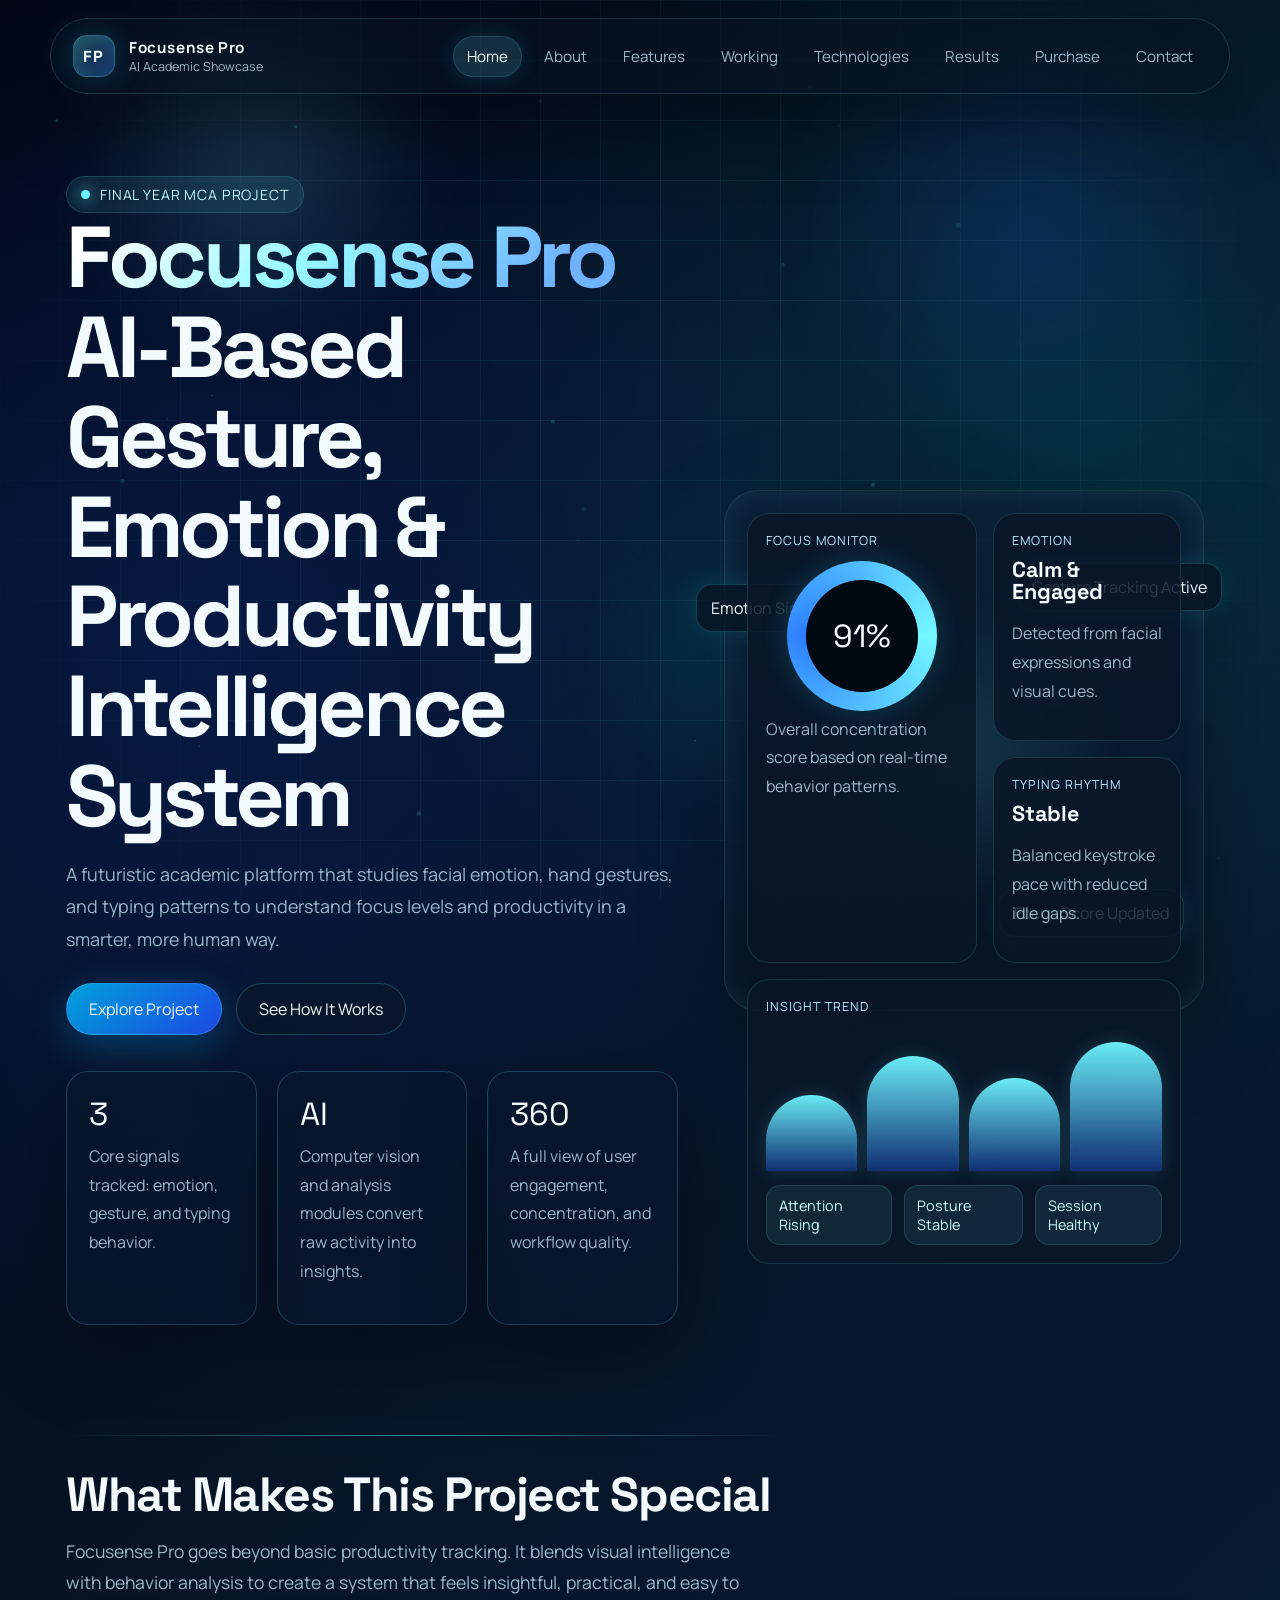
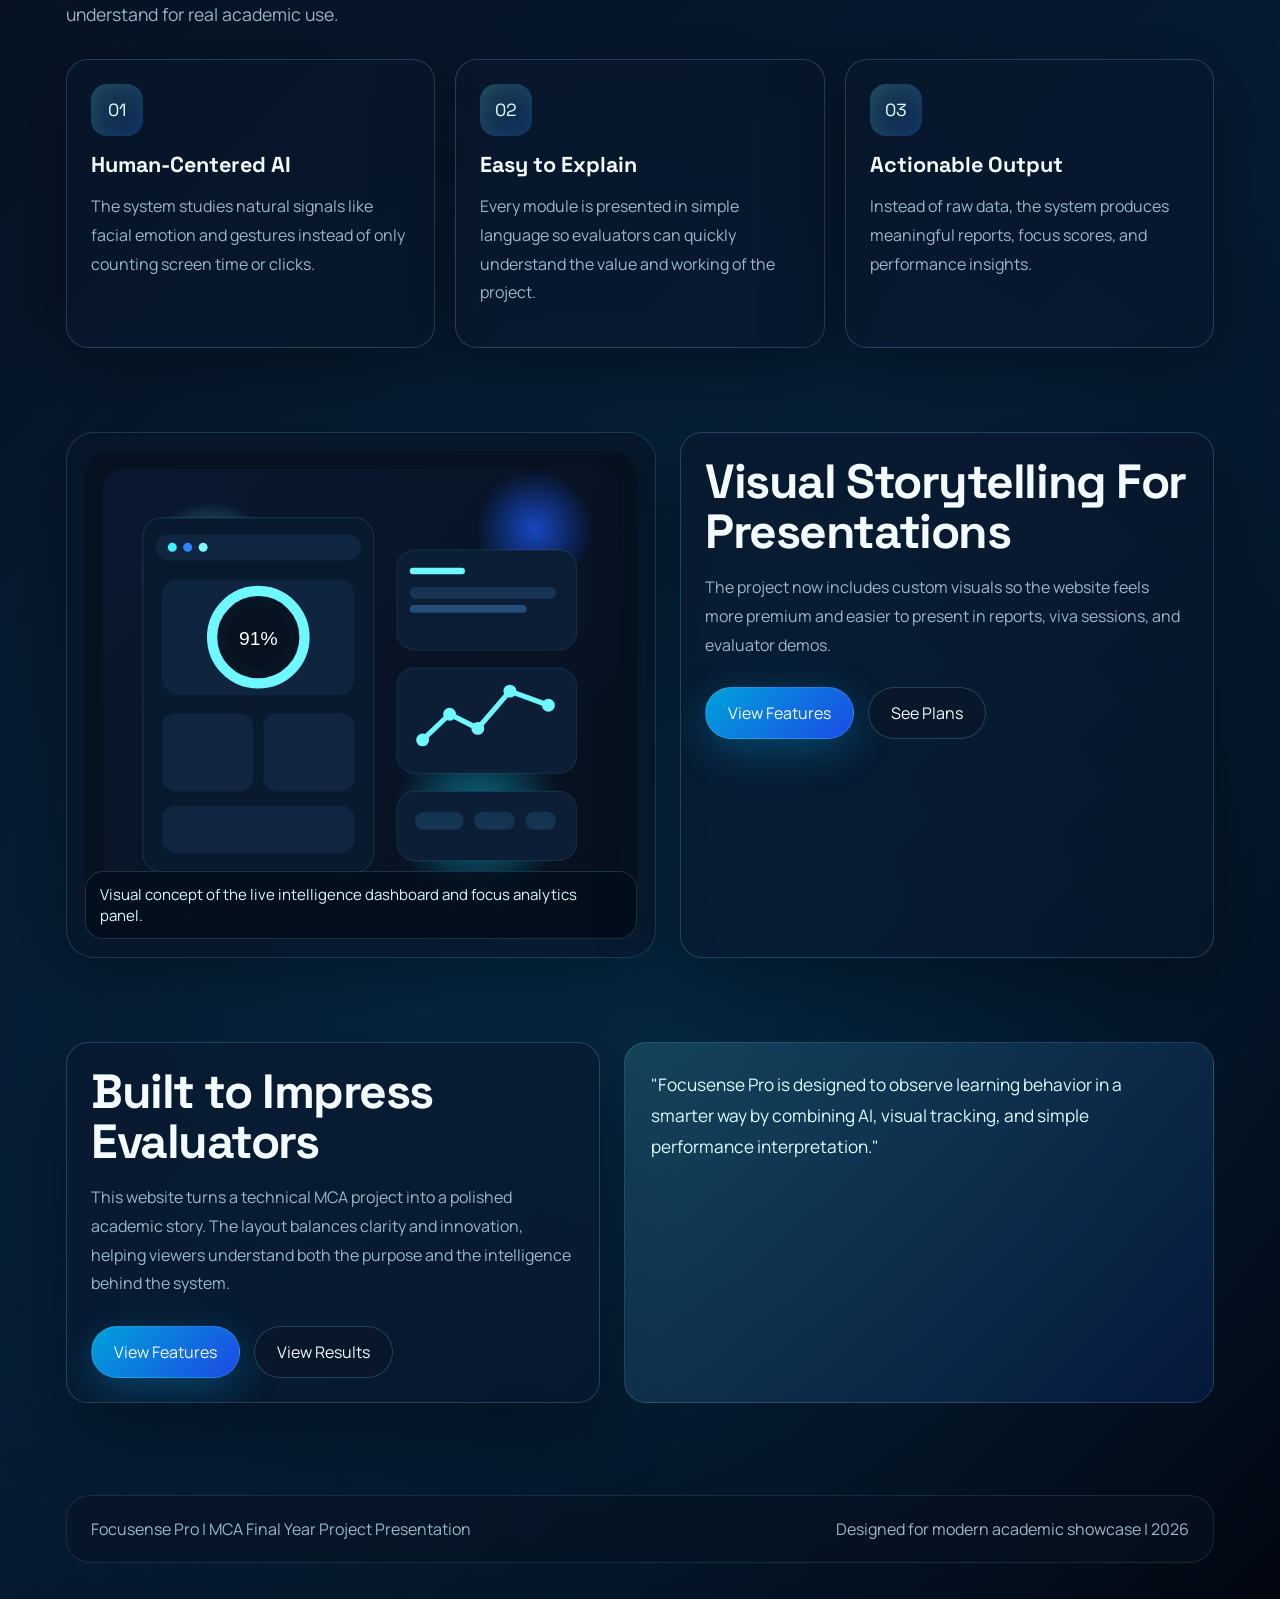
<file: index.html>
<!DOCTYPE html>
<html lang="en">
  <head>
    <meta charset="UTF-8" />
    <meta name="viewport" content="width=device-width, initial-scale=1.0" />
    <title>Focusense Pro | Home</title>
    <link rel="preconnect" href="https://fonts.googleapis.com" />
    <link rel="preconnect" href="https://fonts.gstatic.com" crossorigin />
    <link
      href="https://fonts.googleapis.com/css2?family=Manrope:wght@400;500;600;700;800&family=Space+Grotesk:wght@500;700&display=swap"
      rel="stylesheet"
    />
    <link rel="stylesheet" href="styles.css" />
    <!-- Google tag (gtag.js) -->
<script async src="https://www.googletagmanager.com/gtag/js?id=G-XRKVZ97JS0"></script>
<script>
  window.dataLayer = window.dataLayer || [];
  function gtag(){dataLayer.push(arguments);}
  gtag('js', new Date());

  gtag('config', 'G-XRKVZ97JS0');
</script>
    <meta name="description" content="Focusense Pro is an AI-based productivity system that tracks focus using emotion, typing, and gesture analysis.">
  <meta name="keywords" content="AI productivity, focus tracking, emotion detection, student project, focusense">
  </head>
  <body data-page="home">
    <canvas id="particles"></canvas>
    <div class="page-shell">
      <header class="site-header">
        <nav class="navbar">
          <a class="brand" href="index.html">
            <div class="brand-mark">FP</div>
            <div class="brand-copy">
              <strong>Focusense Pro</strong>
              <span>AI Academic Showcase</span>
            </div>
          </a>
          <button class="nav-toggle" aria-label="Toggle menu" aria-expanded="false">Menu</button>
          <div class="nav-links">
            <a href="index.html" data-page="home">Home</a>
            <a href="about.html" data-page="about">About</a>
            <a href="features.html" data-page="features">Features</a>
            <a href="working.html" data-page="working">Working</a>
            <a href="technologies.html" data-page="technologies">Technologies</a>
            <a href="results.html" data-page="results">Results</a>
            <a href="purchase.html" data-page="purchase">Purchase</a>
            <a href="contact.html" data-page="contact">Contact</a>
          </div>
        </nav>
      </header>

      <main>
        <section class="hero">
          <div>
            <div class="eyebrow reveal">Final Year MCA Project</div>
            <h1 class="reveal delay-1">
              <span class="text-gradient">Focusense Pro</span><br />
              AI-Based Gesture, Emotion & Productivity Intelligence System
            </h1>
            <p class="lead reveal delay-2">
              A futuristic academic platform that studies facial emotion, hand gestures, and typing
              patterns to understand focus levels and productivity in a smarter, more human way.
            </p>
            <div class="hero-actions reveal delay-3">
              <a class="btn btn-primary" href="about.html"><span>Explore Project</span></a>
              <a class="btn" href="working.html"><span>See How It Works</span></a>
            </div>

            <div class="hero-stats">
              <div class="stat-card reveal">
                <div class="stat-value">3</div>
                <p>Core signals tracked: emotion, gesture, and typing behavior.</p>
              </div>
              <div class="stat-card reveal delay-1">
                <div class="stat-value">AI</div>
                <p>Computer vision and analysis modules convert raw activity into insights.</p>
              </div>
              <div class="stat-card reveal delay-2">
                <div class="stat-value">360</div>
                <p>A full view of user engagement, concentration, and workflow quality.</p>
              </div>
            </div>
          </div>

          <div class="hero-visual reveal delay-2">
            <div class="visual-shell">
              <div class="floating-tag one">Emotion Signal Live</div>
              <div class="floating-tag two">Gesture Tracking Active</div>
              <div class="floating-tag three">Focus Score Updated</div>
              <div class="dashboard-grid">
                <div class="panel tall">
                  <span class="label">Focus Monitor</span>
                  <div class="focus-ring"><span>91%</span></div>
                  <p>Overall concentration score based on real-time behavior patterns.</p>
                </div>
                <div class="mini-panel">
                  <span class="label">Emotion</span>
                  <h3>Calm & Engaged</h3>
                  <p>Detected from facial expressions and visual cues.</p>
                </div>
                <div class="mini-panel">
                  <span class="label">Typing Rhythm</span>
                  <h3>Stable</h3>
                  <p>Balanced keystroke pace with reduced idle gaps.</p>
                </div>
                <div class="panel" style="grid-column: 1 / -1;">
                  <span class="label">Insight Trend</span>
                  <div class="bar-chart">
                    <span style="height: 54%;"></span>
                    <span style="height: 82%;"></span>
                    <span style="height: 66%;"></span>
                    <span style="height: 92%;"></span>
                  </div>
                  <div class="signal-row">
                    <div class="chip">Attention Rising</div>
                    <div class="chip">Posture Stable</div>
                    <div class="chip">Session Healthy</div>
                  </div>
                </div>
              </div>
            </div>
          </div>
        </section>

        <section class="content-section">
          <div class="section-head reveal">
            <div class="section-divider"></div>
            <h2>What Makes This Project Special</h2>
            <p class="lead">
              Focusense Pro goes beyond basic productivity tracking. It blends visual intelligence
              with behavior analysis to create a system that feels insightful, practical, and easy
              to understand for real academic use.
            </p>
          </div>

          <div class="card-grid">
            <div class="glass-card reveal">
              <div class="icon-badge">01</div>
              <h3>Human-Centered AI</h3>
              <p>
                The system studies natural signals like facial emotion and gestures instead of only
                counting screen time or clicks.
              </p>
            </div>
            <div class="glass-card reveal delay-1">
              <div class="icon-badge">02</div>
              <h3>Easy to Explain</h3>
              <p>
                Every module is presented in simple language so evaluators can quickly understand
                the value and working of the project.
              </p>
            </div>
            <div class="glass-card reveal delay-2">
              <div class="icon-badge">03</div>
              <h3>Actionable Output</h3>
              <p>
                Instead of raw data, the system produces meaningful reports, focus scores, and
                performance insights.
              </p>
            </div>
          </div>
        </section>

        <section class="content-section">
          <div class="insight-layout">
            <div class="image-frame reveal">
              <img src="assets/hero-visual.svg" alt="Focusense Pro dashboard illustration" />
              <div class="image-caption">Visual concept of the live intelligence dashboard and focus analytics panel.</div>
            </div>
            <div class="glass-card reveal delay-1">
              <div class="section-head">
                <h2>Visual Storytelling For Presentations</h2>
                <p>
                  The project now includes custom visuals so the website feels more premium and easier
                  to present in reports, viva sessions, and evaluator demos.
                </p>
              </div>
              <div class="button-row">
                <a class="btn btn-primary" href="features.html"><span>View Features</span></a>
                <a class="btn" href="purchase.html"><span>See Plans</span></a>
              </div>
            </div>
          </div>
        </section>

        <section class="content-section">
          <div class="split-panel">
            <div class="glass-card reveal">
              <div class="section-head">
                <h2>Built to Impress Evaluators</h2>
                <p>
                  This website turns a technical MCA project into a polished academic story. The
                  layout balances clarity and innovation, helping viewers understand both the
                  purpose and the intelligence behind the system.
                </p>
              </div>
              <div class="button-row">
                <a class="btn btn-primary" href="features.html"><span>View Features</span></a>
                <a class="btn" href="results.html"><span>View Results</span></a>
              </div>
            </div>

            <div class="quote-card reveal delay-1">
              <p>
                "Focusense Pro is designed to observe learning behavior in a smarter way by
                combining AI, visual tracking, and simple performance interpretation."
              </p>
            </div>
          </div>
        </section>
      </main>

      <footer class="footer">
        <div class="footer-panel">
          <span>Focusense Pro | MCA Final Year Project Presentation</span>
          <span>Designed for modern academic showcase | <span data-year></span></span>
        </div>
      </footer>
    </div>
    <script src="script.js"></script>
  </body>
</html>
</file>
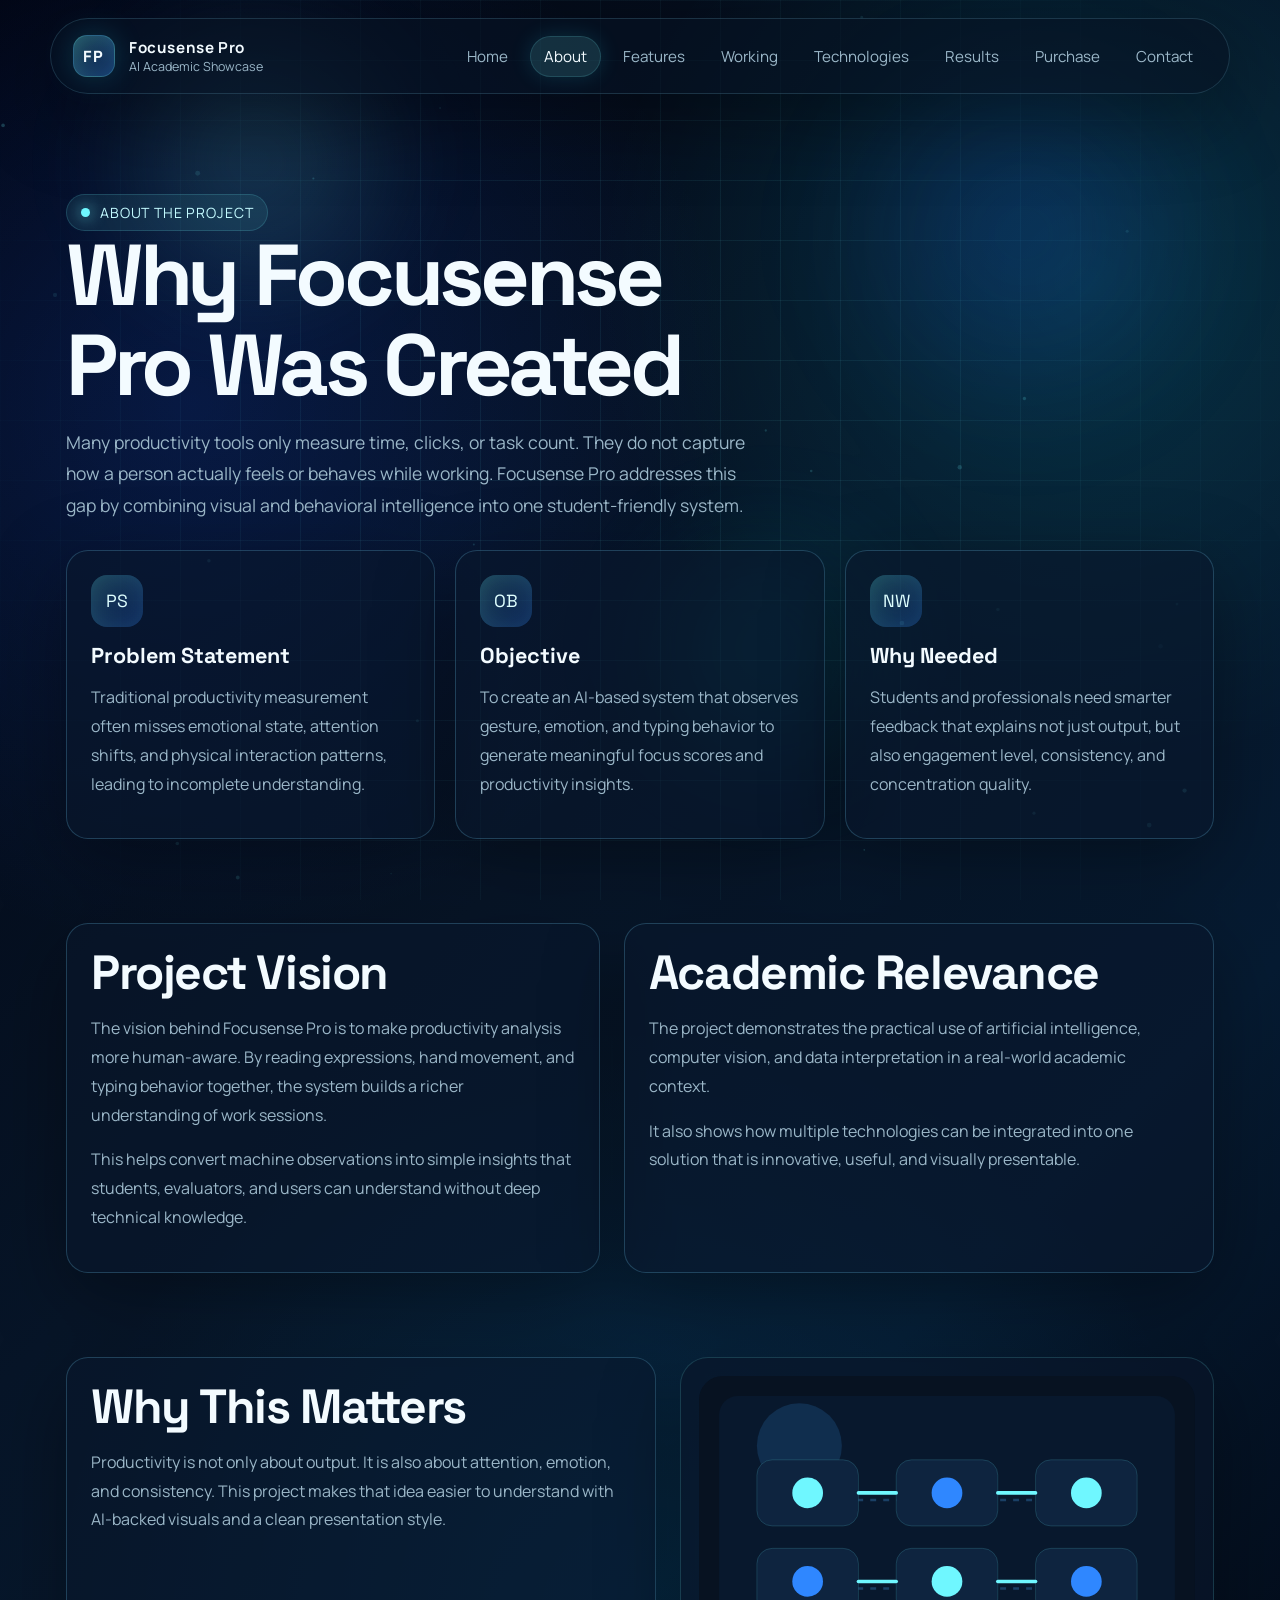
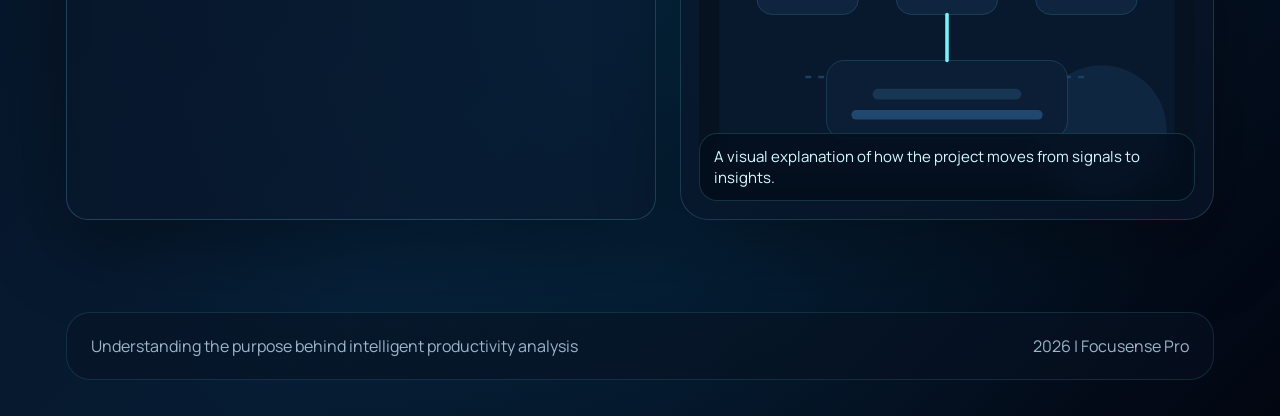
<file: about.html>
<!DOCTYPE html>
<html lang="en">
  <head>
    <meta charset="UTF-8" />
    <meta name="viewport" content="width=device-width, initial-scale=1.0" />
    <title>Focusense Pro | About Project</title>
    <link rel="preconnect" href="https://fonts.googleapis.com" />
    <link rel="preconnect" href="https://fonts.gstatic.com" crossorigin />
    <link
      href="https://fonts.googleapis.com/css2?family=Manrope:wght@400;500;600;700;800&family=Space+Grotesk:wght@500;700&display=swap"
      rel="stylesheet"
    />
    <link rel="stylesheet" href="styles.css" />
    <!-- Google tag (gtag.js) -->
<script async src="https://www.googletagmanager.com/gtag/js?id=G-XRKVZ97JS0"></script>
<script>
  window.dataLayer = window.dataLayer || [];
  function gtag(){dataLayer.push(arguments);}
  gtag('js', new Date());

  gtag('config', 'G-XRKVZ97JS0');
</script>
  </head>
  <body data-page="about">
    <canvas id="particles"></canvas>
    <div class="page-shell">
      <header class="site-header">
        <nav class="navbar">
          <a class="brand" href="index.html">
            <div class="brand-mark">FP</div>
            <div class="brand-copy">
              <strong>Focusense Pro</strong>
              <span>AI Academic Showcase</span>
            </div>
          </a>
          <button class="nav-toggle" aria-label="Toggle menu" aria-expanded="false">Menu</button>
          <div class="nav-links">
            <a href="index.html" data-page="home">Home</a>
            <a href="about.html" data-page="about">About</a>
            <a href="features.html" data-page="features">Features</a>
            <a href="working.html" data-page="working">Working</a>
            <a href="technologies.html" data-page="technologies">Technologies</a>
            <a href="results.html" data-page="results">Results</a>
            <a href="purchase.html" data-page="purchase">Purchase</a>
            <a href="contact.html" data-page="contact">Contact</a>
          </div>
        </nav>
      </header>

      <main>
        <section class="content-section">
          <div class="section-head reveal">
            <div class="eyebrow">About The Project</div>
            <h1>Why Focusense Pro Was Created</h1>
            <p class="lead">
              Many productivity tools only measure time, clicks, or task count. They do not capture
              how a person actually feels or behaves while working. Focusense Pro addresses this gap
              by combining visual and behavioral intelligence into one student-friendly system.
            </p>
          </div>

          <div class="card-grid">
            <div class="glass-card reveal">
              <div class="icon-badge">PS</div>
              <h3>Problem Statement</h3>
              <p>
                Traditional productivity measurement often misses emotional state, attention shifts,
                and physical interaction patterns, leading to incomplete understanding.
              </p>
            </div>
            <div class="glass-card reveal delay-1">
              <div class="icon-badge">OB</div>
              <h3>Objective</h3>
              <p>
                To create an AI-based system that observes gesture, emotion, and typing behavior to
                generate meaningful focus scores and productivity insights.
              </p>
            </div>
            <div class="glass-card reveal delay-2">
              <div class="icon-badge">NW</div>
              <h3>Why Needed</h3>
              <p>
                Students and professionals need smarter feedback that explains not just output, but
                also engagement level, consistency, and concentration quality.
              </p>
            </div>
          </div>
        </section>

        <section class="content-section">
          <div class="split-panel">
            <div class="glass-card reveal">
              <h2>Project Vision</h2>
              <p>
                The vision behind Focusense Pro is to make productivity analysis more human-aware.
                By reading expressions, hand movement, and typing behavior together, the system
                builds a richer understanding of work sessions.
              </p>
              <p>
                This helps convert machine observations into simple insights that students,
                evaluators, and users can understand without deep technical knowledge.
              </p>
            </div>
            <div class="glass-card reveal delay-1">
              <h2>Academic Relevance</h2>
              <p>
                The project demonstrates the practical use of artificial intelligence, computer
                vision, and data interpretation in a real-world academic context.
              </p>
              <p>
                It also shows how multiple technologies can be integrated into one solution that is
                innovative, useful, and visually presentable.
              </p>
            </div>
          </div>
        </section>

        <section class="content-section">
          <div class="insight-layout">
            <div class="glass-card reveal">
              <h2>Why This Matters</h2>
              <p>
                Productivity is not only about output. It is also about attention, emotion, and
                consistency. This project makes that idea easier to understand with AI-backed visuals
                and a clean presentation style.
              </p>
            </div>
            <div class="image-frame reveal delay-1">
              <img src="assets/workflow-visual.svg" alt="Workflow illustration for Focusense Pro" />
              <div class="image-caption">A visual explanation of how the project moves from signals to insights.</div>
            </div>
          </div>
        </section>
      </main>

      <footer class="footer">
        <div class="footer-panel">
          <span>Understanding the purpose behind intelligent productivity analysis</span>
          <span><span data-year></span> | Focusense Pro</span>
        </div>
      </footer>
    </div>
    <script src="script.js"></script>
  </body>
</html>
</file>
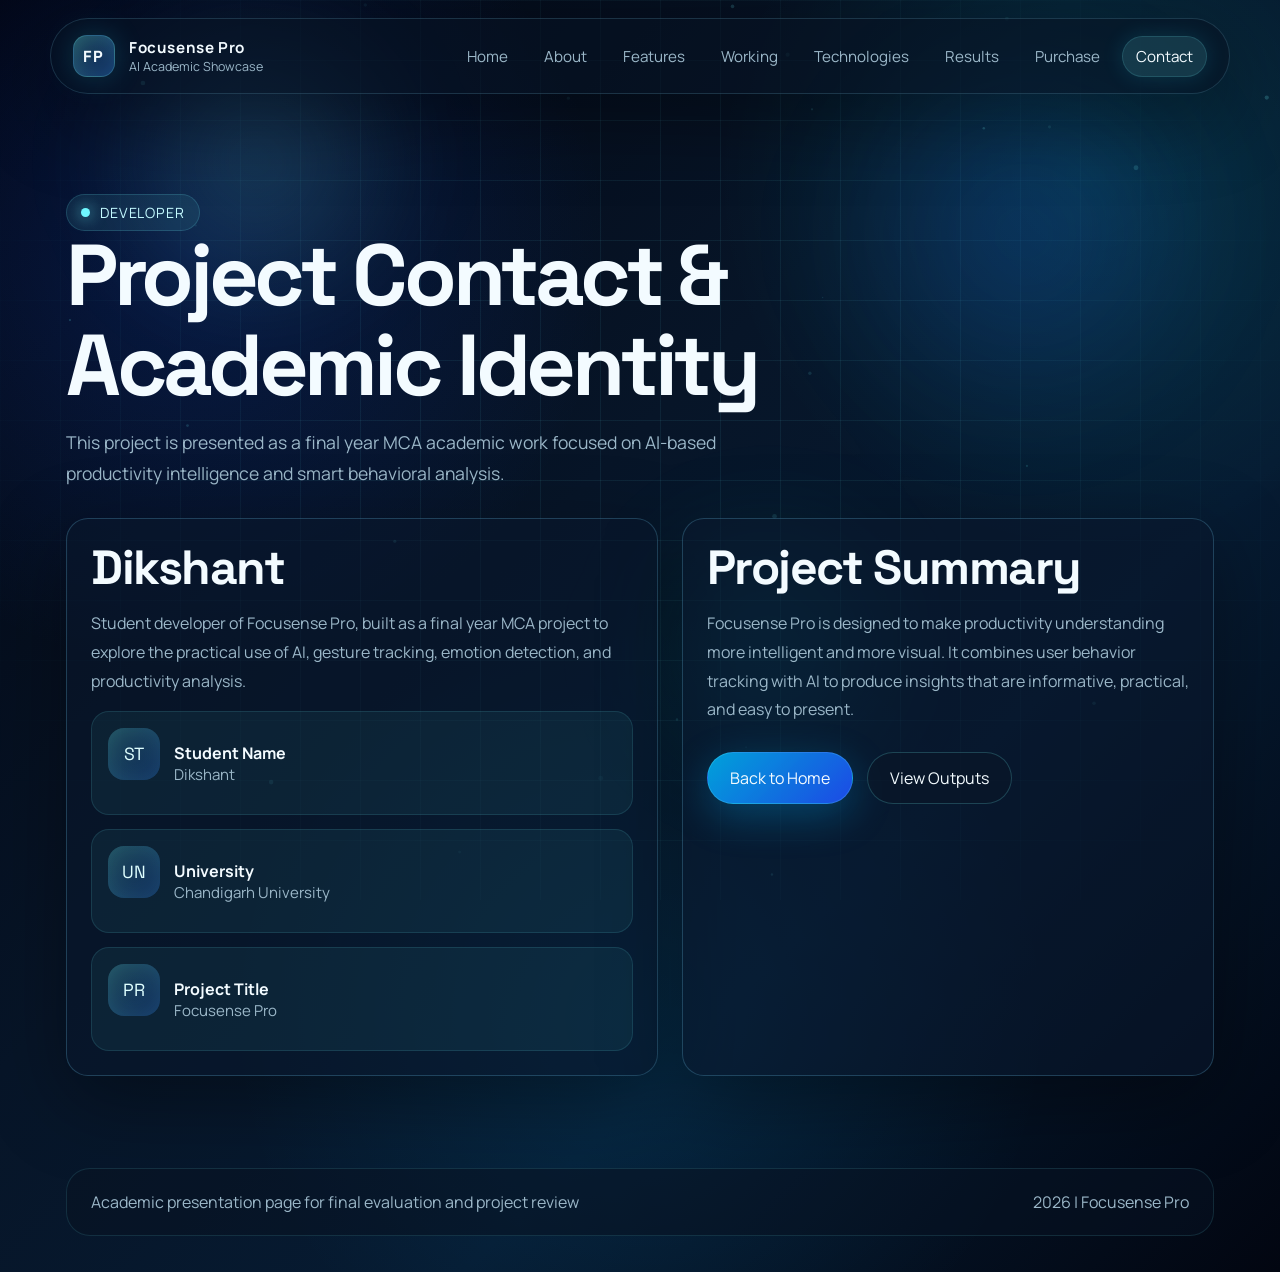
<file: contact.html>
<!DOCTYPE html>
<html lang="en">
  <head>
    <meta charset="UTF-8" />
    <meta name="viewport" content="width=device-width, initial-scale=1.0" />
    <title>Focusense Pro | Contact</title>
    <link rel="preconnect" href="https://fonts.googleapis.com" />
    <link rel="preconnect" href="https://fonts.gstatic.com" crossorigin />
    <link
      href="https://fonts.googleapis.com/css2?family=Manrope:wght@400;500;600;700;800&family=Space+Grotesk:wght@500;700&display=swap"
      rel="stylesheet"
    />
    <link rel="stylesheet" href="styles.css" />
    <!-- Google tag (gtag.js) -->
<script async src="https://www.googletagmanager.com/gtag/js?id=G-XRKVZ97JS0"></script>
<script>
  window.dataLayer = window.dataLayer || [];
  function gtag(){dataLayer.push(arguments);}
  gtag('js', new Date());

  gtag('config', 'G-XRKVZ97JS0');
</script>
    <meta name="description" content="Focusense Pro is an AI-based productivity system that tracks focus using emotion, typing, and gesture analysis.">
  </head>
  <body data-page="contact">
    <canvas id="particles"></canvas>
    <div class="page-shell">
      <header class="site-header">
        <nav class="navbar">
          <a class="brand" href="index.html">
            <div class="brand-mark">FP</div>
            <div class="brand-copy">
              <strong>Focusense Pro</strong>
              <span>AI Academic Showcase</span>
            </div>
          </a>
          <button class="nav-toggle" aria-label="Toggle menu" aria-expanded="false">Menu</button>
          <div class="nav-links">
            <a href="index.html" data-page="home">Home</a>
            <a href="about.html" data-page="about">About</a>
            <a href="features.html" data-page="features">Features</a>
            <a href="working.html" data-page="working">Working</a>
            <a href="technologies.html" data-page="technologies">Technologies</a>
            <a href="results.html" data-page="results">Results</a>
            <a href="purchase.html" data-page="purchase">Purchase</a>
            <a href="contact.html" data-page="contact">Contact</a>
          </div>
        </nav>
      </header>

      <main>
        <section class="content-section">
          <div class="section-head reveal">
            <div class="eyebrow">Developer</div>
            <h1>Project Contact & Academic Identity</h1>
            <p class="lead">
              This project is presented as a final year MCA academic work focused on AI-based
              productivity intelligence and smart behavioral analysis.
            </p>
          </div>

          <div class="contact-grid">
            <div class="contact-card reveal">
              <h2>Dikshant</h2>
              <p>
                Student developer of Focusense Pro, built as a final year MCA project to explore the
                practical use of AI, gesture tracking, emotion detection, and productivity analysis.
              </p>
              <div class="contact-list">
                <div class="contact-item">
                  <div class="icon-badge">ST</div>
                  <div>
                    <strong>Student Name</strong>
                    <span>Dikshant</span>
                  </div>
                </div>
                <div class="contact-item">
                  <div class="icon-badge">UN</div>
                  <div>
                    <strong>University</strong>
                    <span>Chandigarh University</span>
                  </div>
                </div>
                <div class="contact-item">
                  <div class="icon-badge">PR</div>
                  <div>
                    <strong>Project Title</strong>
                    <span>Focusense Pro</span>
                  </div>
                </div>
              </div>
            </div>

            <div class="contact-card reveal delay-1">
              <h2>Project Summary</h2>
              <p>
                Focusense Pro is designed to make productivity understanding more intelligent and
                more visual. It combines user behavior tracking with AI to produce insights that are
                informative, practical, and easy to present.
              </p>
              <div class="button-row">
                <a class="btn btn-primary" href="index.html"><span>Back to Home</span></a>
                <a class="btn" href="results.html"><span>View Outputs</span></a>
              </div>
            </div>
          </div>
        </section>
      </main>

      <footer class="footer">
        <div class="footer-panel">
          <span>Academic presentation page for final evaluation and project review</span>
          <span><span data-year></span> | Focusense Pro</span>
        </div>
      </footer>
    </div>
    <script src="script.js"></script>
  </body>
</html>
</file>
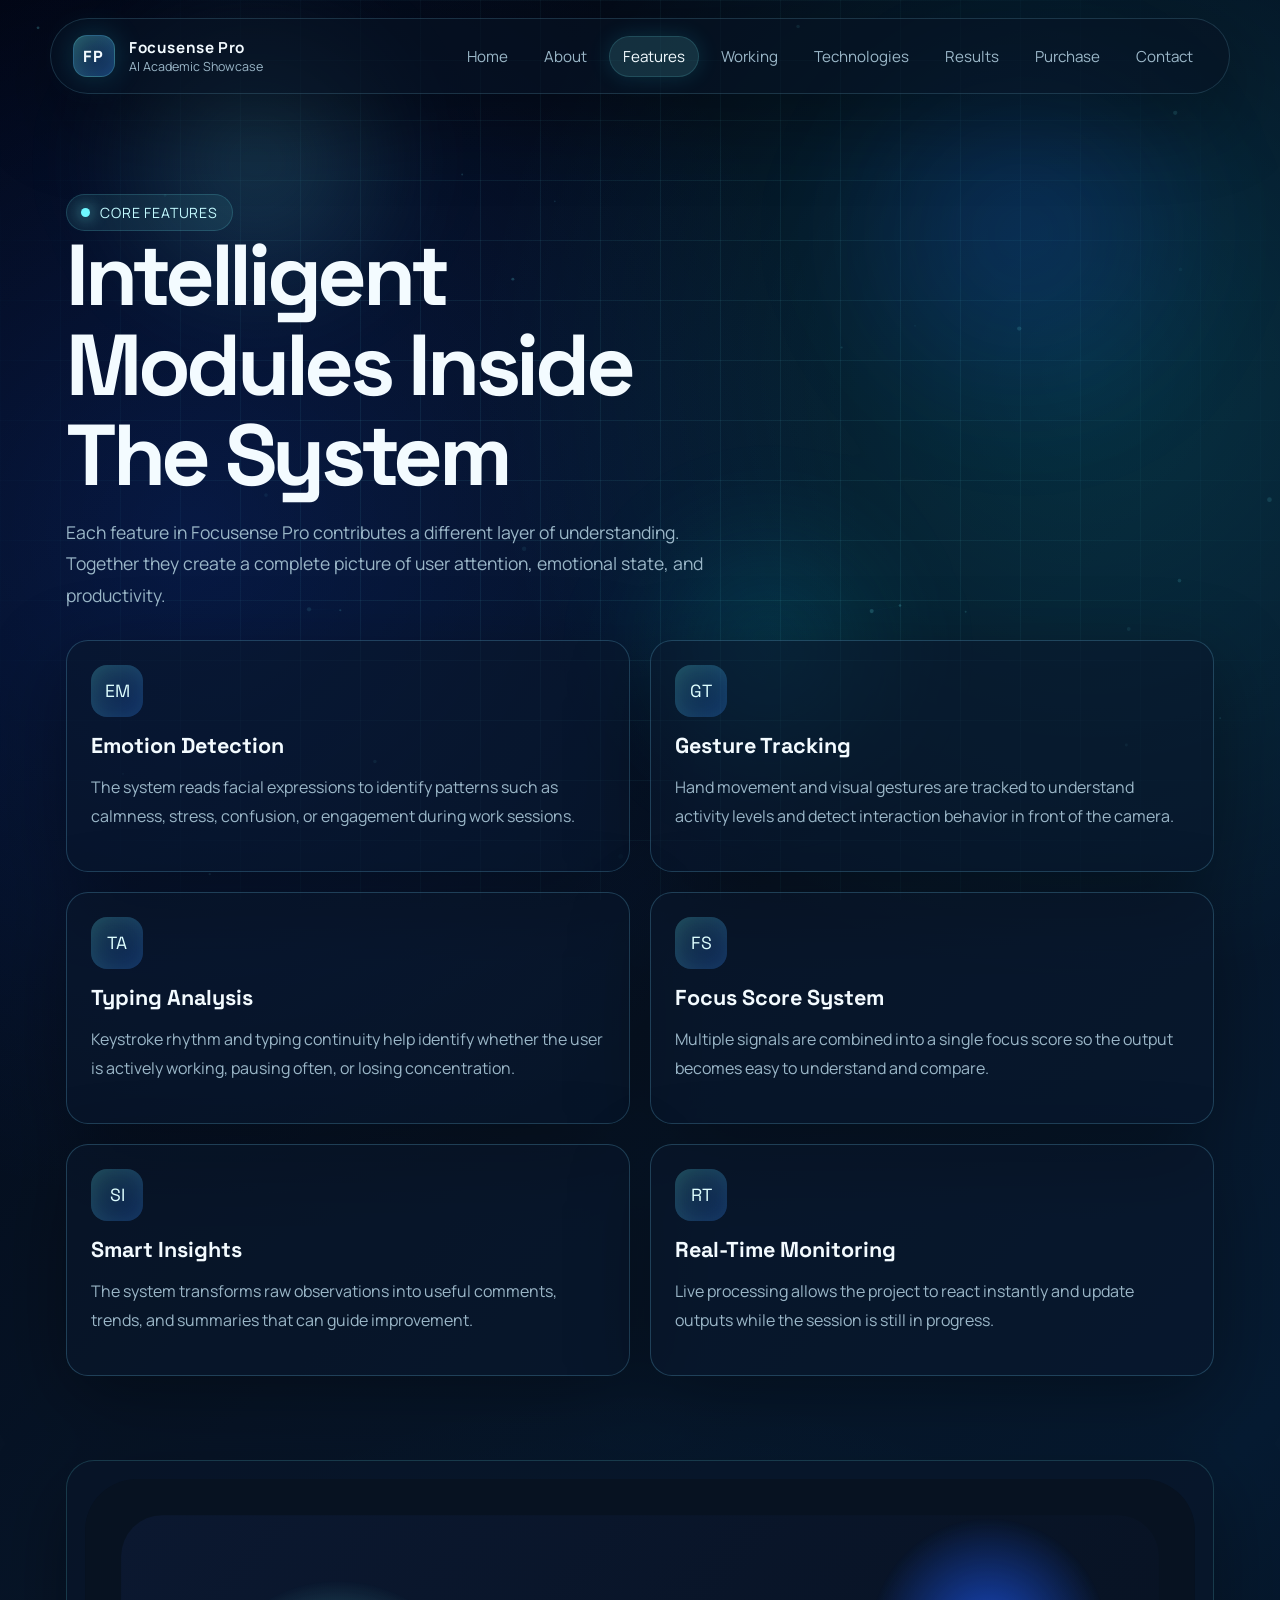
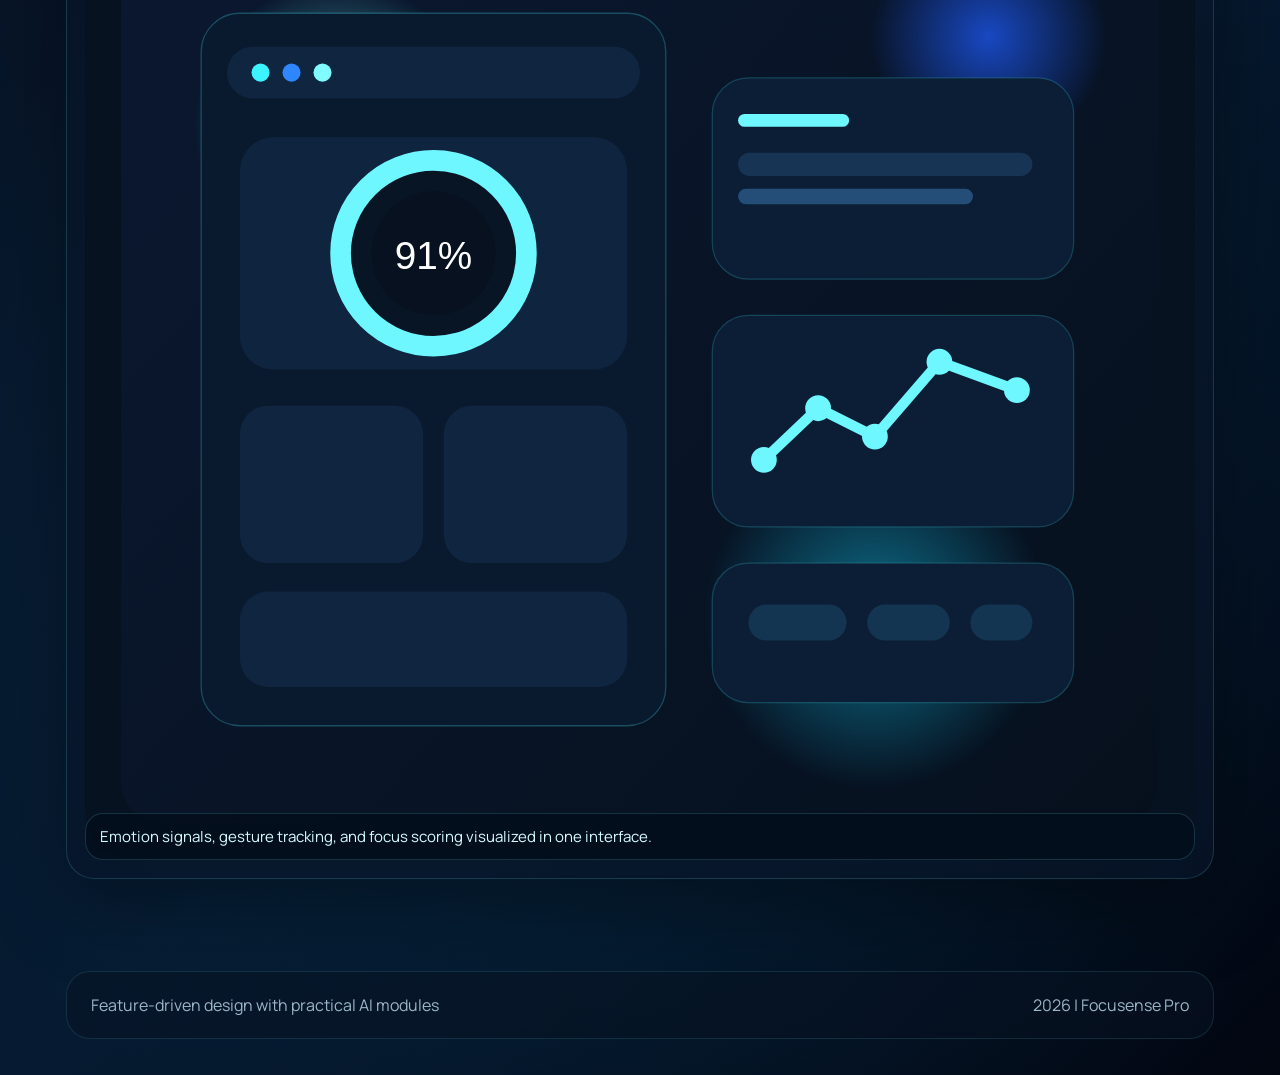
<file: features.html>
<!DOCTYPE html>
<html lang="en">
  <head>
    <meta charset="UTF-8" />
    <meta name="viewport" content="width=device-width, initial-scale=1.0" />
    <title>Focusense Pro | Features</title>
    <link rel="preconnect" href="https://fonts.googleapis.com" />
    <link rel="preconnect" href="https://fonts.gstatic.com" crossorigin />
    <link
      href="https://fonts.googleapis.com/css2?family=Manrope:wght@400;500;600;700;800&family=Space+Grotesk:wght@500;700&display=swap"
      rel="stylesheet"
    />
    <link rel="stylesheet" href="styles.css" />
  </head>
  <body data-page="features">
    <canvas id="particles"></canvas>
    <div class="page-shell">
      <header class="site-header">
        <nav class="navbar">
          <a class="brand" href="index.html">
            <div class="brand-mark">FP</div>
            <div class="brand-copy">
              <strong>Focusense Pro</strong>
              <span>AI Academic Showcase</span>
            </div>
          </a>
          <button class="nav-toggle" aria-label="Toggle menu" aria-expanded="false">Menu</button>
          <div class="nav-links">
            <a href="index.html" data-page="home">Home</a>
            <a href="about.html" data-page="about">About</a>
            <a href="features.html" data-page="features">Features</a>
            <a href="working.html" data-page="working">Working</a>
            <a href="technologies.html" data-page="technologies">Technologies</a>
            <a href="results.html" data-page="results">Results</a>
            <a href="purchase.html" data-page="purchase">Purchase</a>
            <a href="contact.html" data-page="contact">Contact</a>
          </div>
        </nav>
      </header>

      <main>
        <section class="content-section">
          <div class="section-head reveal">
            <div class="eyebrow">Core Features</div>
            <h1>Intelligent Modules Inside The System</h1>
            <p class="lead">
              Each feature in Focusense Pro contributes a different layer of understanding. Together
              they create a complete picture of user attention, emotional state, and productivity.
            </p>
          </div>

          <div class="feature-grid">
            <article class="feature-card reveal">
              <div class="icon-badge">EM</div>
              <h3>Emotion Detection</h3>
              <p>
                The system reads facial expressions to identify patterns such as calmness, stress,
                confusion, or engagement during work sessions.
              </p>
            </article>
            <article class="feature-card reveal delay-1">
              <div class="icon-badge">GT</div>
              <h3>Gesture Tracking</h3>
              <p>
                Hand movement and visual gestures are tracked to understand activity levels and
                detect interaction behavior in front of the camera.
              </p>
            </article>
            <article class="feature-card reveal delay-2">
              <div class="icon-badge">TA</div>
              <h3>Typing Analysis</h3>
              <p>
                Keystroke rhythm and typing continuity help identify whether the user is actively
                working, pausing often, or losing concentration.
              </p>
            </article>
            <article class="feature-card reveal">
              <div class="icon-badge">FS</div>
              <h3>Focus Score System</h3>
              <p>
                Multiple signals are combined into a single focus score so the output becomes easy
                to understand and compare.
              </p>
            </article>
            <article class="feature-card reveal delay-1">
              <div class="icon-badge">SI</div>
              <h3>Smart Insights</h3>
              <p>
                The system transforms raw observations into useful comments, trends, and summaries
                that can guide improvement.
              </p>
            </article>
            <article class="feature-card reveal delay-2">
              <div class="icon-badge">RT</div>
              <h3>Real-Time Monitoring</h3>
              <p>
                Live processing allows the project to react instantly and update outputs while the
                session is still in progress.
              </p>
            </article>
          </div>
        </section>

        <section class="content-section">
          <div class="image-frame reveal">
            <img src="assets/hero-visual.svg" alt="Focusense Pro features illustration" />
            <div class="image-caption">Emotion signals, gesture tracking, and focus scoring visualized in one interface.</div>
          </div>
        </section>
      </main>

      <footer class="footer">
        <div class="footer-panel">
          <span>Feature-driven design with practical AI modules</span>
          <span><span data-year></span> | Focusense Pro</span>
        </div>
      </footer>
    </div>
    <script src="script.js"></script>
  </body>
</html>
</file>
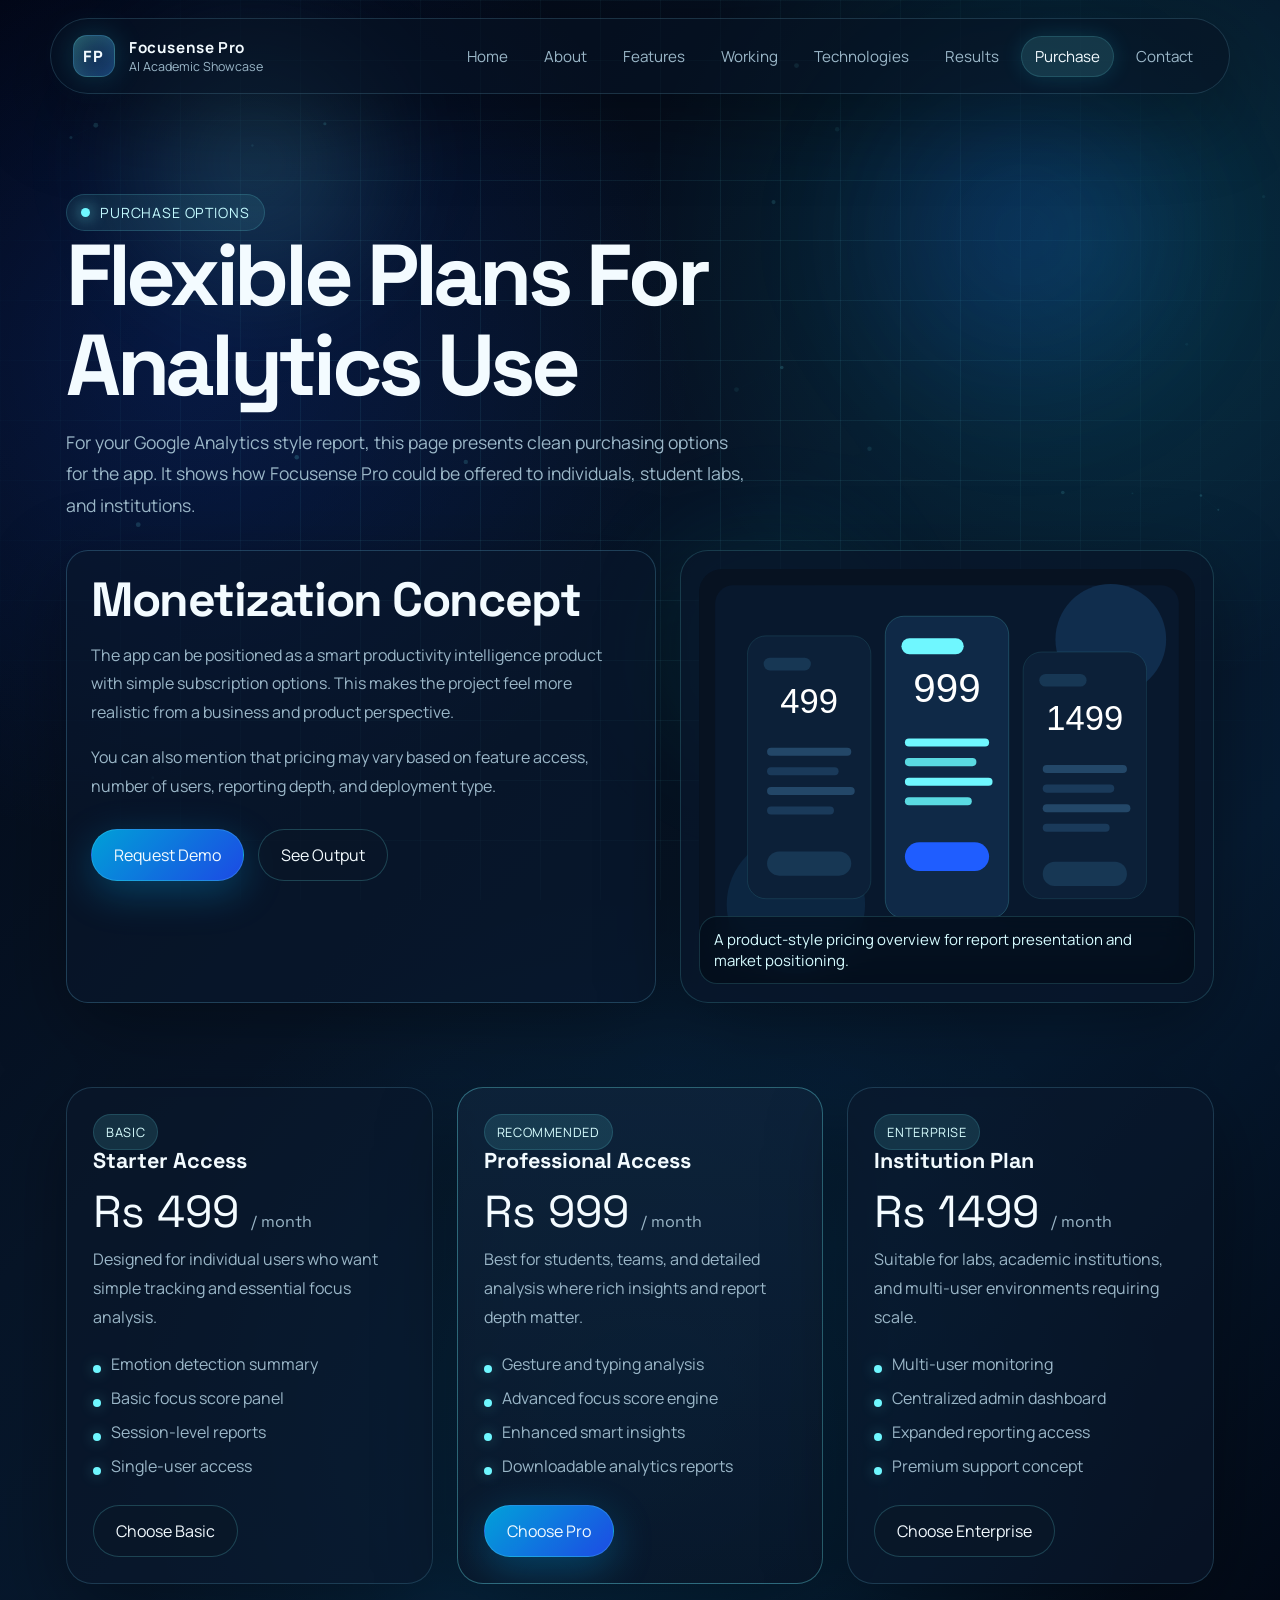
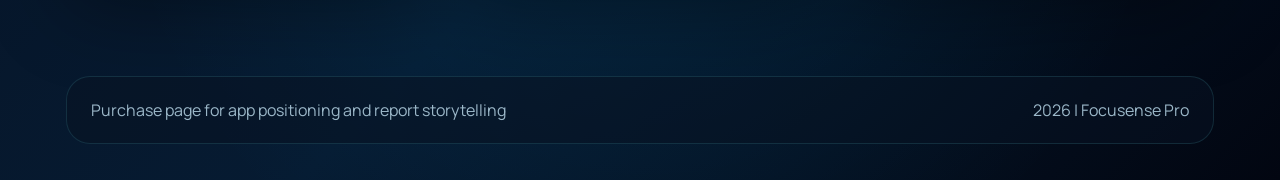
<file: purchase.html>
<!DOCTYPE html>
<html lang="en">
  <head>
    <meta charset="UTF-8" />
    <meta name="viewport" content="width=device-width, initial-scale=1.0" />
    <title>Focusense Pro | Purchase Options</title>
    <link rel="preconnect" href="https://fonts.googleapis.com" />
    <link rel="preconnect" href="https://fonts.gstatic.com" crossorigin />
    <link
      href="https://fonts.googleapis.com/css2?family=Manrope:wght@400;500;600;700;800&family=Space+Grotesk:wght@500;700&display=swap"
      rel="stylesheet"
    />
    <link rel="stylesheet" href="styles.css" />
    <!-- Google tag (gtag.js) -->
<script async src="https://www.googletagmanager.com/gtag/js?id=G-XRKVZ97JS0"></script>
<script>
  window.dataLayer = window.dataLayer || [];
  function gtag(){dataLayer.push(arguments);}
  gtag('js', new Date());

  gtag('config', 'G-XRKVZ97JS0');
</script>
  </head>
  <body data-page="purchase">
    <canvas id="particles"></canvas>
    <div class="page-shell">
      <header class="site-header">
        <nav class="navbar">
          <a class="brand" href="index.html">
            <div class="brand-mark">FP</div>
            <div class="brand-copy">
              <strong>Focusense Pro</strong>
              <span>AI Academic Showcase</span>
            </div>
          </a>
          <button class="nav-toggle" aria-label="Toggle menu" aria-expanded="false">Menu</button>
          <div class="nav-links">
            <a href="index.html" data-page="home">Home</a>
            <a href="about.html" data-page="about">About</a>
            <a href="features.html" data-page="features">Features</a>
            <a href="working.html" data-page="working">Working</a>
            <a href="technologies.html" data-page="technologies">Technologies</a>
            <a href="results.html" data-page="results">Results</a>
            <a href="purchase.html" data-page="purchase">Purchase</a>
            <a href="contact.html" data-page="contact">Contact</a>
          </div>
        </nav>
      </header>

      <main>
        <section class="content-section">
          <div class="section-head reveal">
            <div class="eyebrow">Purchase Options</div>
            <h1>Flexible Plans For Analytics Use</h1>
            <p class="lead">
              For your Google Analytics style report, this page presents clean purchasing options for
              the app. It shows how Focusense Pro could be offered to individuals, student labs, and
              institutions.
            </p>
          </div>

          <div class="pricing-grid">
            <div class="glass-card reveal">
              <h2>Monetization Concept</h2>
              <p>
                The app can be positioned as a smart productivity intelligence product with simple
                subscription options. This makes the project feel more realistic from a business and
                product perspective.
              </p>
              <p>
                You can also mention that pricing may vary based on feature access, number of users,
                reporting depth, and deployment type.
              </p>
              <div class="button-row">
                <a class="btn btn-primary" href="contact.html"><span>Request Demo</span></a>
                <a class="btn" href="results.html"><span>See Output</span></a>
              </div>
            </div>
            <div class="image-frame reveal delay-1">
              <img src="assets/pricing-visual.svg" alt="Pricing plans illustration" />
              <div class="image-caption">A product-style pricing overview for report presentation and market positioning.</div>
            </div>
          </div>
        </section>

        <section class="content-section">
          <div class="plan-grid">
            <div class="plan-card reveal">
              <div class="plan-label">Basic</div>
              <h3>Starter Access</h3>
              <div class="plan-price">Rs 499 <span>/ month</span></div>
              <p>Designed for individual users who want simple tracking and essential focus analysis.</p>
              <div class="plan-features">
                <div>Emotion detection summary</div>
                <div>Basic focus score panel</div>
                <div>Session-level reports</div>
                <div>Single-user access</div>
              </div>
              <a class="btn" href="contact.html"><span>Choose Basic</span></a>
            </div>

            <div class="plan-card featured reveal delay-1">
              <div class="plan-label">Recommended</div>
              <h3>Professional Access</h3>
              <div class="plan-price">Rs 999 <span>/ month</span></div>
              <p>Best for students, teams, and detailed analysis where rich insights and report depth matter.</p>
              <div class="plan-features">
                <div>Gesture and typing analysis</div>
                <div>Advanced focus score engine</div>
                <div>Enhanced smart insights</div>
                <div>Downloadable analytics reports</div>
              </div>
              <a class="btn btn-primary" href="contact.html"><span>Choose Pro</span></a>
            </div>

            <div class="plan-card reveal delay-2">
              <div class="plan-label">Enterprise</div>
              <h3>Institution Plan</h3>
              <div class="plan-price">Rs 1499 <span>/ month</span></div>
              <p>Suitable for labs, academic institutions, and multi-user environments requiring scale.</p>
              <div class="plan-features">
                <div>Multi-user monitoring</div>
                <div>Centralized admin dashboard</div>
                <div>Expanded reporting access</div>
                <div>Premium support concept</div>
              </div>
              <a class="btn" href="contact.html"><span>Choose Enterprise</span></a>
            </div>
          </div>
        </section>
      </main>

      <footer class="footer">
        <div class="footer-panel">
          <span>Purchase page for app positioning and report storytelling</span>
          <span><span data-year></span> | Focusense Pro</span>
        </div>
      </footer>
    </div>
    <script src="script.js"></script>
  </body>
</html>
</file>
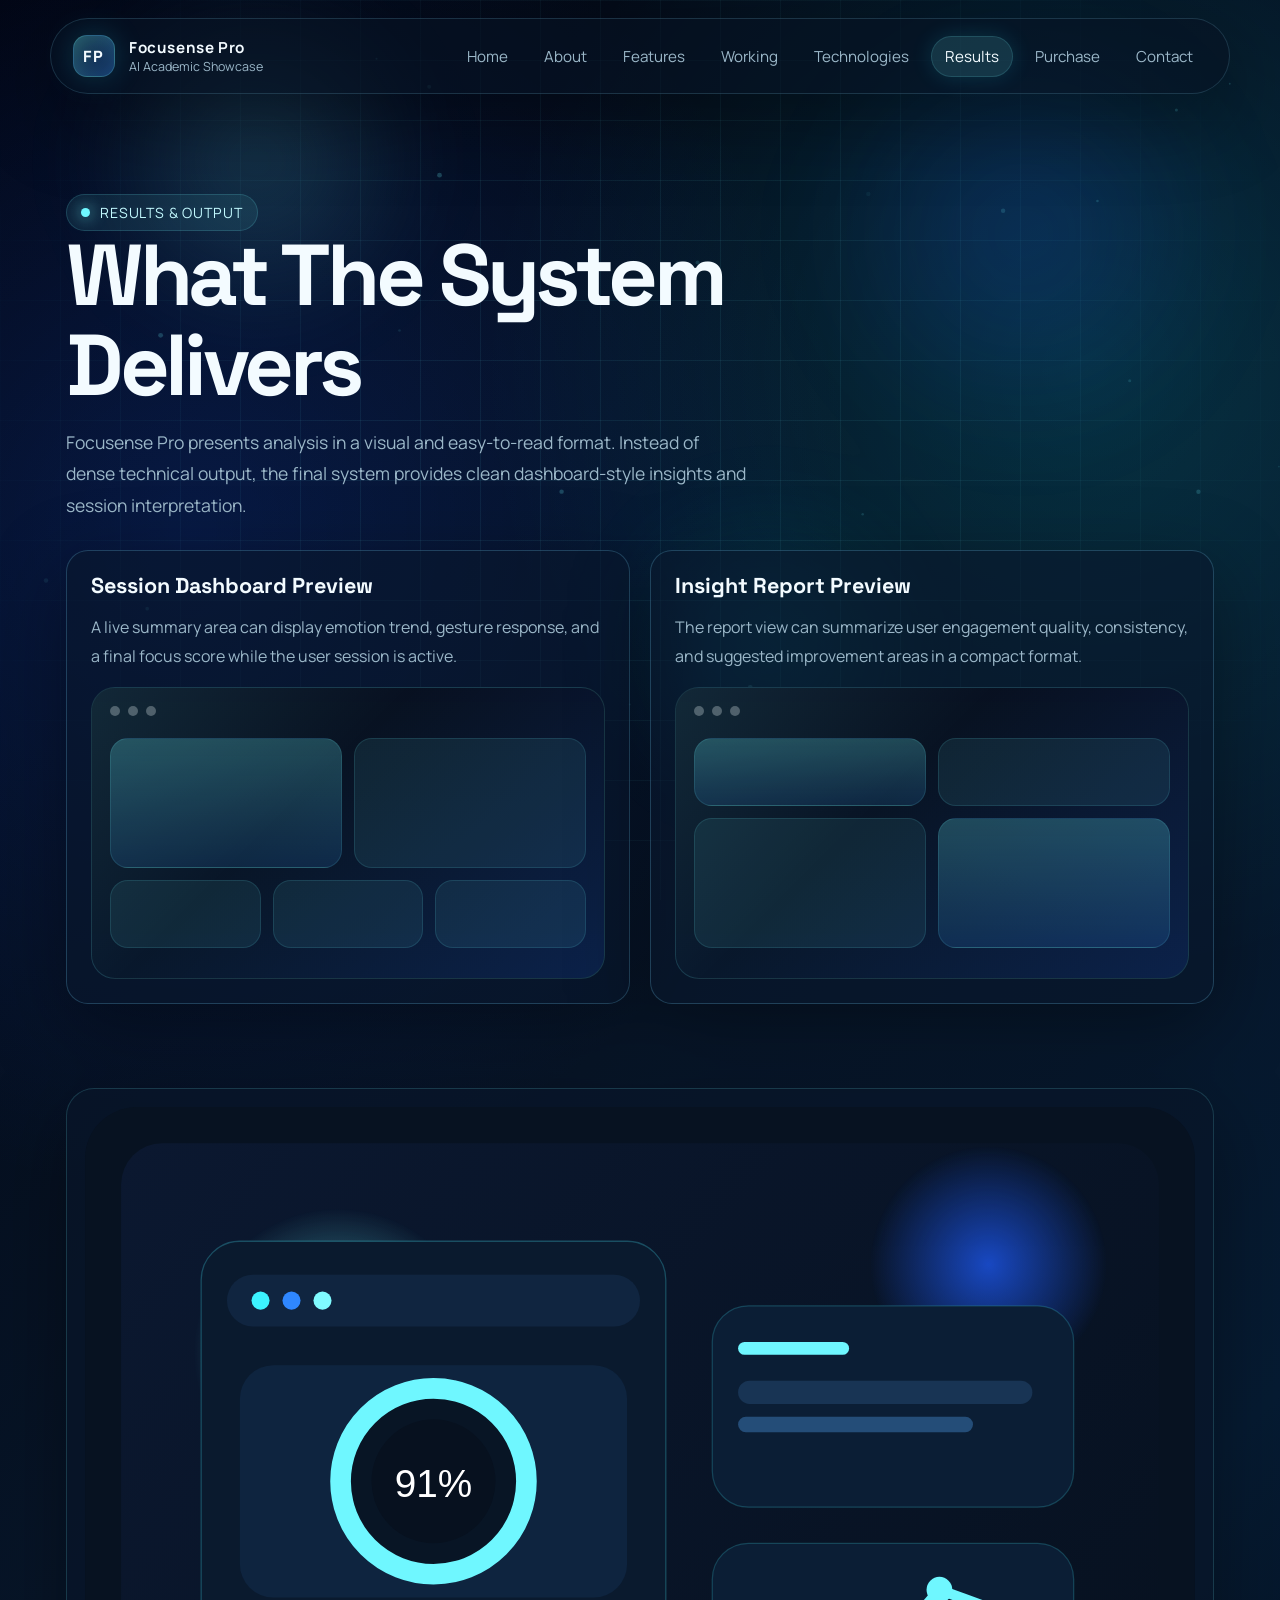
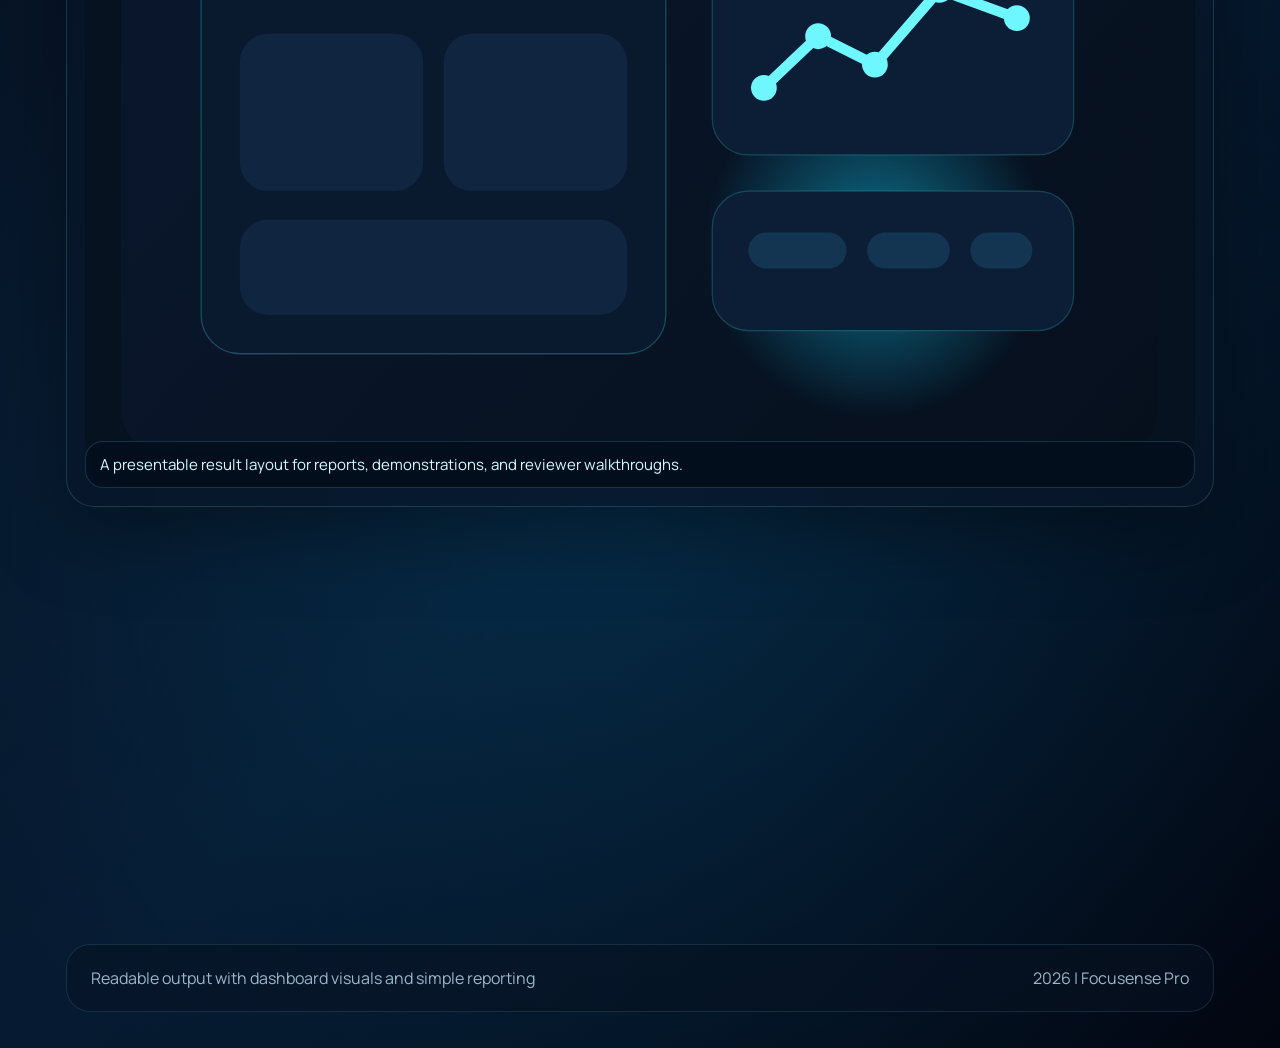
<file: results.html>
<!DOCTYPE html>
<html lang="en">
  <head>
    <meta charset="UTF-8" />
    <meta name="viewport" content="width=device-width, initial-scale=1.0" />
    <title>Focusense Pro | Results & Output</title>
    <link rel="preconnect" href="https://fonts.googleapis.com" />
    <link rel="preconnect" href="https://fonts.gstatic.com" crossorigin />
    <link
      href="https://fonts.googleapis.com/css2?family=Manrope:wght@400;500;600;700;800&family=Space+Grotesk:wght@500;700&display=swap"
      rel="stylesheet"
    />
    <link rel="stylesheet" href="styles.css" />
    <!-- Google tag (gtag.js) -->
<script async src="https://www.googletagmanager.com/gtag/js?id=G-XRKVZ97JS0"></script>
<script>
  window.dataLayer = window.dataLayer || [];
  function gtag(){dataLayer.push(arguments);}
  gtag('js', new Date());

  gtag('config', 'G-XRKVZ97JS0');
</script>
  </head>
  <body data-page="results">
    <canvas id="particles"></canvas>
    <div class="page-shell">
      <header class="site-header">
        <nav class="navbar">
          <a class="brand" href="index.html">
            <div class="brand-mark">FP</div>
            <div class="brand-copy">
              <strong>Focusense Pro</strong>
              <span>AI Academic Showcase</span>
            </div>
          </a>
          <button class="nav-toggle" aria-label="Toggle menu" aria-expanded="false">Menu</button>
          <div class="nav-links">
            <a href="index.html" data-page="home">Home</a>
            <a href="about.html" data-page="about">About</a>
            <a href="features.html" data-page="features">Features</a>
            <a href="working.html" data-page="working">Working</a>
            <a href="technologies.html" data-page="technologies">Technologies</a>
            <a href="results.html" data-page="results">Results</a>
            <a href="purchase.html" data-page="purchase">Purchase</a>
            <a href="contact.html" data-page="contact">Contact</a>
          </div>
        </nav>
      </header>

      <main>
        <section class="content-section">
          <div class="section-head reveal">
            <div class="eyebrow">Results & Output</div>
            <h1>What The System Delivers</h1>
            <p class="lead">
              Focusense Pro presents analysis in a visual and easy-to-read format. Instead of dense
              technical output, the final system provides clean dashboard-style insights and session
              interpretation.
            </p>
          </div>

          <div class="mock-grid">
            <div class="mock-card reveal">
              <h3>Session Dashboard Preview</h3>
              <p>
                A live summary area can display emotion trend, gesture response, and a final focus
                score while the user session is active.
              </p>
              <div class="mock-screen">
                <div class="screen-topbar"><span></span><span></span><span></span></div>
                <div class="screen-layout">
                  <div class="screen-row two">
                    <div class="screen-box tall chart"></div>
                    <div class="screen-box tall"></div>
                  </div>
                  <div class="screen-row three">
                    <div class="screen-box"></div>
                    <div class="screen-box"></div>
                    <div class="screen-box"></div>
                  </div>
                </div>
              </div>
            </div>

            <div class="mock-card reveal delay-1">
              <h3>Insight Report Preview</h3>
              <p>
                The report view can summarize user engagement quality, consistency, and suggested
                improvement areas in a compact format.
              </p>
              <div class="mock-screen">
                <div class="screen-topbar"><span></span><span></span><span></span></div>
                <div class="screen-layout">
                  <div class="screen-row two">
                    <div class="screen-box chart"></div>
                    <div class="screen-box"></div>
                  </div>
                  <div class="screen-row two">
                    <div class="screen-box tall"></div>
                    <div class="screen-box tall chart"></div>
                  </div>
                </div>
              </div>
            </div>
          </div>
        </section>

        <section class="content-section">
          <div class="image-frame reveal">
            <img src="assets/hero-visual.svg" alt="Result dashboard illustration" />
            <div class="image-caption">A presentable result layout for reports, demonstrations, and reviewer walkthroughs.</div>
          </div>
        </section>

        <section class="content-section">
          <div class="card-grid">
            <div class="glass-card reveal">
              <div class="icon-badge">R1</div>
              <h3>Focus Score</h3>
              <p>
                A simple numerical or visual score makes it easy to understand how focused the user
                remained during the session.
              </p>
            </div>
            <div class="glass-card reveal delay-1">
              <div class="icon-badge">R2</div>
              <h3>Behavior Summary</h3>
              <p>
                Emotion, gesture movement, and typing stability are summarized to give balanced
                productivity interpretation.
              </p>
            </div>
            <div class="glass-card reveal delay-2">
              <div class="icon-badge">R3</div>
              <h3>Smart Reporting</h3>
              <p>
                The system can generate readable insights that help explain strengths, weak points,
                and overall session quality.
              </p>
            </div>
          </div>
        </section>
      </main>

      <footer class="footer">
        <div class="footer-panel">
          <span>Readable output with dashboard visuals and simple reporting</span>
          <span><span data-year></span> | Focusense Pro</span>
        </div>
      </footer>
    </div>
    <script src="script.js"></script>
  </body>
</html>
</file>
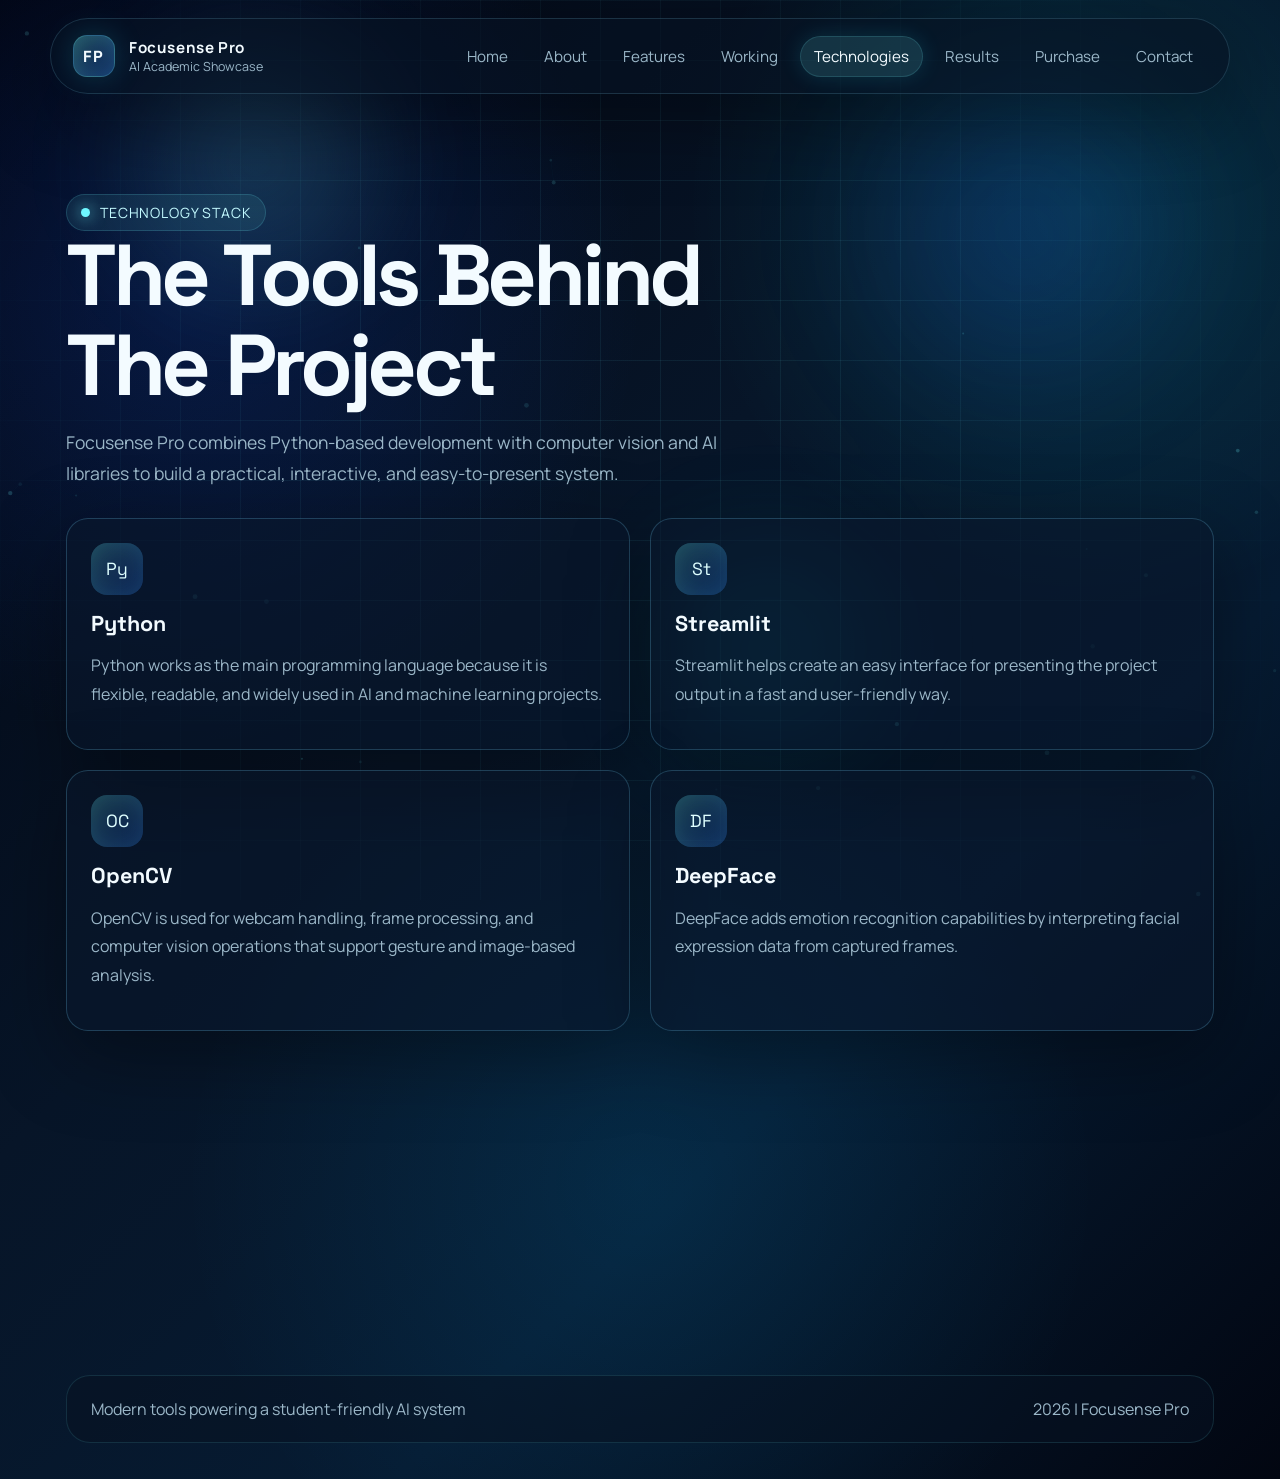
<file: technologies.html>
<!DOCTYPE html>
<html lang="en">
  <head>
    <meta charset="UTF-8" />
    <meta name="viewport" content="width=device-width, initial-scale=1.0" />
    <title>Focusense Pro | Technologies</title>
    <link rel="preconnect" href="https://fonts.googleapis.com" />
    <link rel="preconnect" href="https://fonts.gstatic.com" crossorigin />
    <link
      href="https://fonts.googleapis.com/css2?family=Manrope:wght@400;500;600;700;800&family=Space+Grotesk:wght@500;700&display=swap"
      rel="stylesheet"
    />
    <link rel="stylesheet" href="styles.css" />
    <!-- Google tag (gtag.js) -->
<script async src="https://www.googletagmanager.com/gtag/js?id=G-XRKVZ97JS0"></script>
<script>
  window.dataLayer = window.dataLayer || [];
  function gtag(){dataLayer.push(arguments);}
  gtag('js', new Date());

  gtag('config', 'G-XRKVZ97JS0');
</script>
  </head>
  <body data-page="technologies">
    <canvas id="particles"></canvas>
    <div class="page-shell">
      <header class="site-header">
        <nav class="navbar">
          <a class="brand" href="index.html">
            <div class="brand-mark">FP</div>
            <div class="brand-copy">
              <strong>Focusense Pro</strong>
              <span>AI Academic Showcase</span>
            </div>
          </a>
          <button class="nav-toggle" aria-label="Toggle menu" aria-expanded="false">Menu</button>
          <div class="nav-links">
            <a href="index.html" data-page="home">Home</a>
            <a href="about.html" data-page="about">About</a>
            <a href="features.html" data-page="features">Features</a>
            <a href="working.html" data-page="working">Working</a>
            <a href="technologies.html" data-page="technologies">Technologies</a>
            <a href="results.html" data-page="results">Results</a>
            <a href="purchase.html" data-page="purchase">Purchase</a>
            <a href="contact.html" data-page="contact">Contact</a>
          </div>
        </nav>
      </header>

      <main>
        <section class="content-section">
          <div class="section-head reveal">
            <div class="eyebrow">Technology Stack</div>
            <h1>The Tools Behind The Project</h1>
            <p class="lead">
              Focusense Pro combines Python-based development with computer vision and AI libraries
              to build a practical, interactive, and easy-to-present system.
            </p>
          </div>

          <div class="tech-grid">
            <div class="tech-card reveal">
              <div class="icon-badge">Py</div>
              <h3>Python</h3>
              <p>
                Python works as the main programming language because it is flexible, readable, and
                widely used in AI and machine learning projects.
              </p>
            </div>
            <div class="tech-card reveal delay-1">
              <div class="icon-badge">St</div>
              <h3>Streamlit</h3>
              <p>
                Streamlit helps create an easy interface for presenting the project output in a fast
                and user-friendly way.
              </p>
            </div>
            <div class="tech-card reveal delay-2">
              <div class="icon-badge">OC</div>
              <h3>OpenCV</h3>
              <p>
                OpenCV is used for webcam handling, frame processing, and computer vision operations
                that support gesture and image-based analysis.
              </p>
            </div>
            <div class="tech-card reveal">
              <div class="icon-badge">DF</div>
              <h3>DeepFace</h3>
              <p>
                DeepFace adds emotion recognition capabilities by interpreting facial expression
                data from captured frames.
              </p>
            </div>
            <div class="tech-card reveal delay-1">
              <div class="icon-badge">CZ</div>
              <h3>cvzone</h3>
              <p>
                cvzone simplifies hand tracking and visual utilities, helping the project build
                gesture-based analysis more smoothly.
              </p>
            </div>
            <div class="tech-card reveal delay-2">
              <div class="icon-badge">AI</div>
              <h3>Integrated Intelligence</h3>
              <p>
                These technologies work together to transform raw user behavior into a meaningful
                productivity intelligence system.
              </p>
            </div>
          </div>
        </section>
      </main>

      <footer class="footer">
        <div class="footer-panel">
          <span>Modern tools powering a student-friendly AI system</span>
          <span><span data-year></span> | Focusense Pro</span>
        </div>
      </footer>
    </div>
    <script src="script.js"></script>
  </body>
</html>
</file>
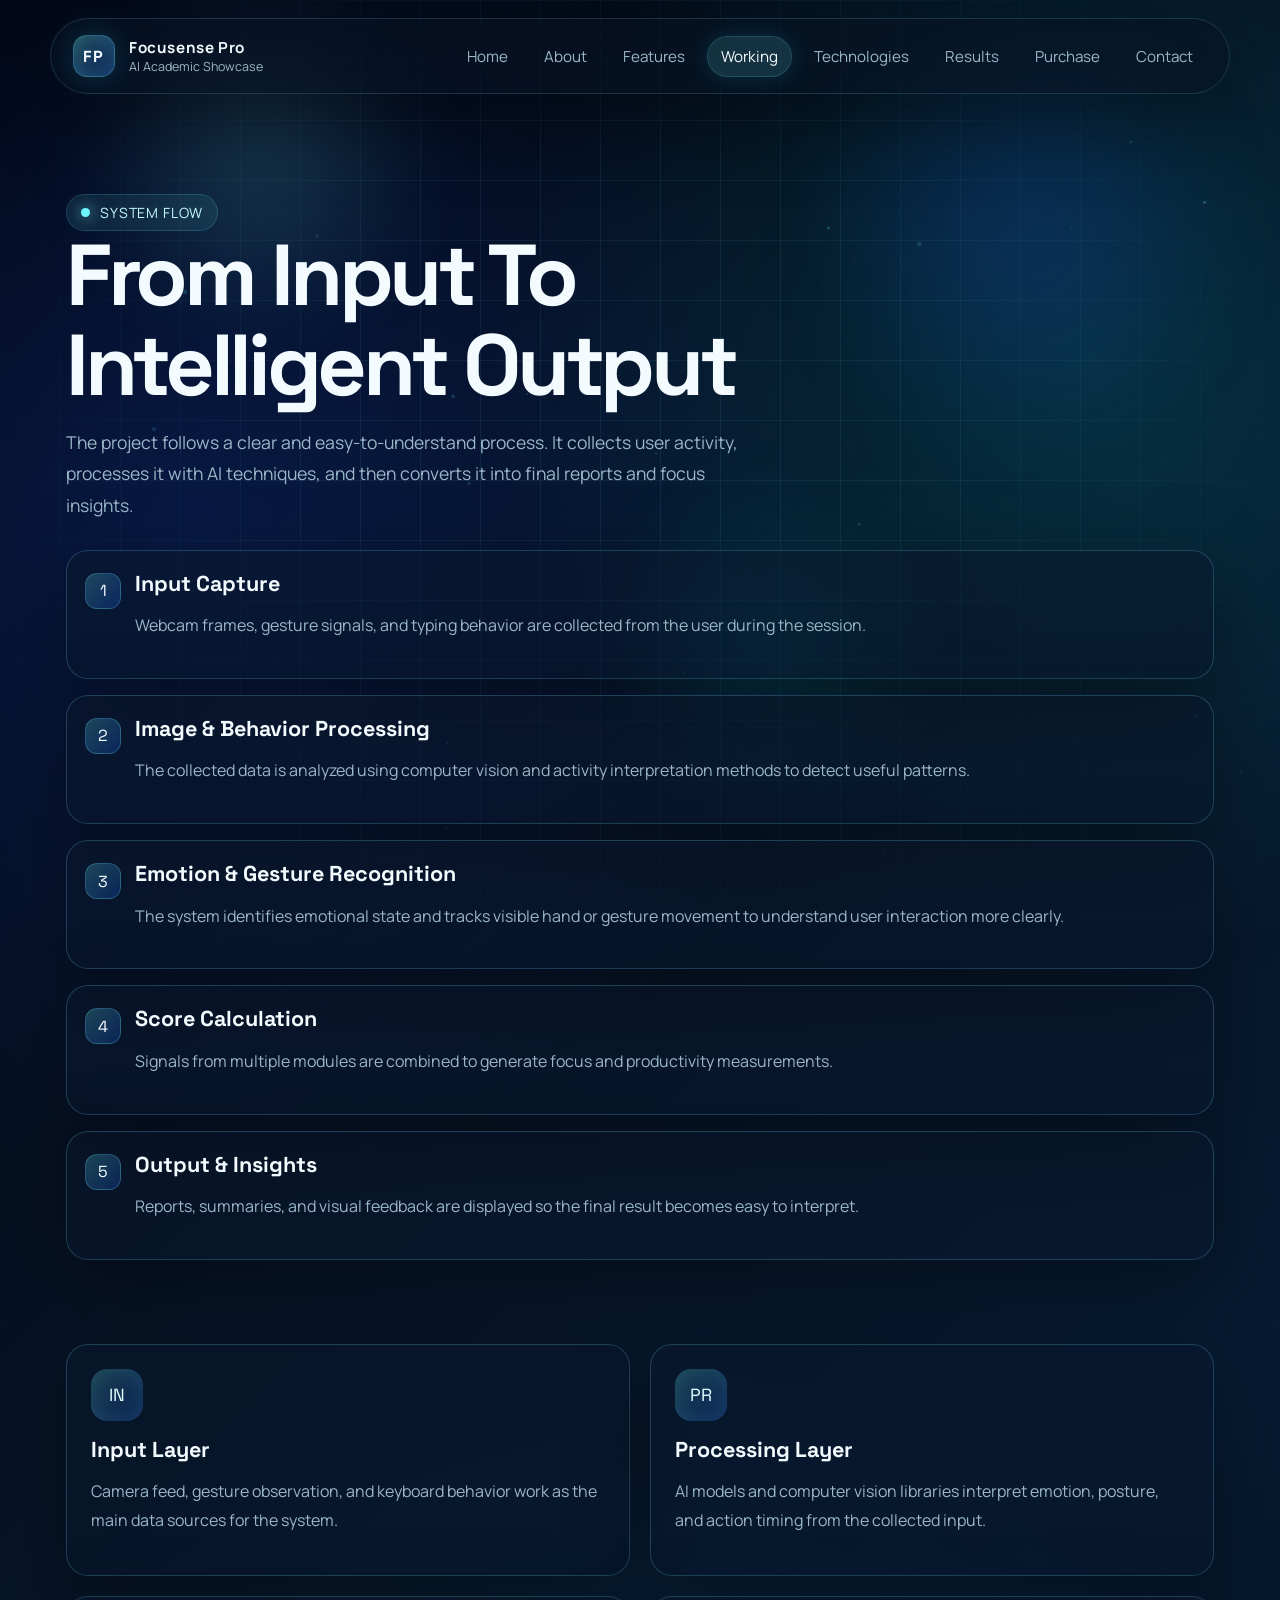
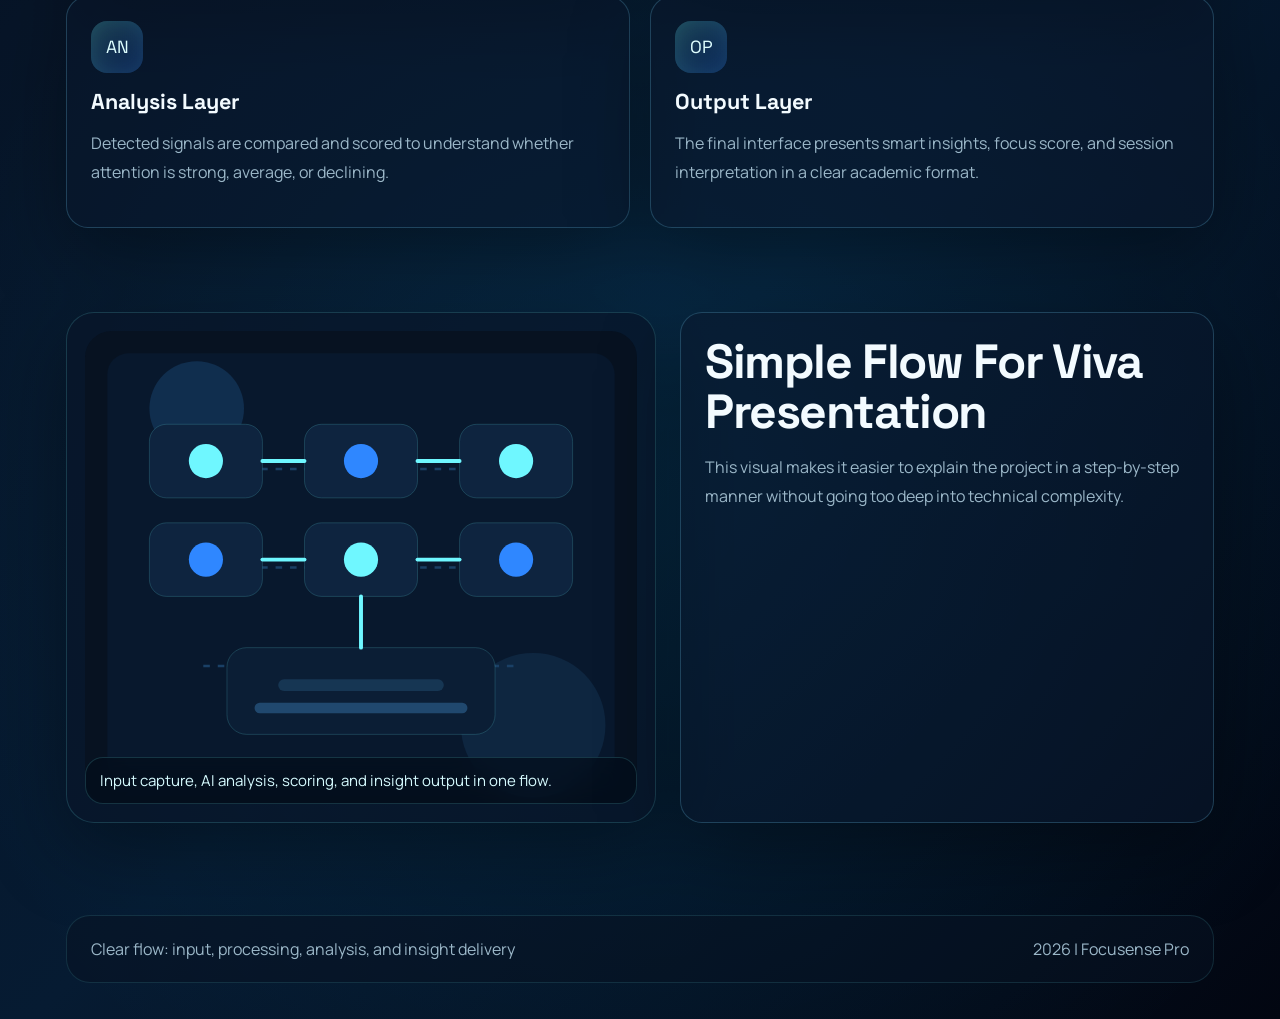
<file: working.html>
<!DOCTYPE html>
<html lang="en">
  <head>
    <meta charset="UTF-8" />
    <meta name="viewport" content="width=device-width, initial-scale=1.0" />
    <title>Focusense Pro | How It Works</title>
    <link rel="preconnect" href="https://fonts.googleapis.com" />
    <link rel="preconnect" href="https://fonts.gstatic.com" crossorigin />
    <link
      href="https://fonts.googleapis.com/css2?family=Manrope:wght@400;500;600;700;800&family=Space+Grotesk:wght@500;700&display=swap"
      rel="stylesheet"
    />
    <link rel="stylesheet" href="styles.css" />
    <!-- Google tag (gtag.js) -->
<script async src="https://www.googletagmanager.com/gtag/js?id=G-XRKVZ97JS0"></script>
<script>
  window.dataLayer = window.dataLayer || [];
  function gtag(){dataLayer.push(arguments);}
  gtag('js', new Date());

  gtag('config', 'G-XRKVZ97JS0');
</script>
  </head>
  <body data-page="working">
    <canvas id="particles"></canvas>
    <div class="page-shell">
      <header class="site-header">
        <nav class="navbar">
          <a class="brand" href="index.html">
            <div class="brand-mark">FP</div>
            <div class="brand-copy">
              <strong>Focusense Pro</strong>
              <span>AI Academic Showcase</span>
            </div>
          </a>
          <button class="nav-toggle" aria-label="Toggle menu" aria-expanded="false">Menu</button>
          <div class="nav-links">
            <a href="index.html" data-page="home">Home</a>
            <a href="about.html" data-page="about">About</a>
            <a href="features.html" data-page="features">Features</a>
            <a href="working.html" data-page="working">Working</a>
            <a href="technologies.html" data-page="technologies">Technologies</a>
            <a href="results.html" data-page="results">Results</a>
            <a href="purchase.html" data-page="purchase">Purchase</a>
            <a href="contact.html" data-page="contact">Contact</a>
          </div>
        </nav>
      </header>

      <main>
        <section class="content-section">
          <div class="section-head reveal">
            <div class="eyebrow">System Flow</div>
            <h1>From Input To Intelligent Output</h1>
            <p class="lead">
              The project follows a clear and easy-to-understand process. It collects user activity,
              processes it with AI techniques, and then converts it into final reports and focus
              insights.
            </p>
          </div>

          <div class="timeline">
            <div class="timeline-item reveal" data-step="1">
              <h3>Input Capture</h3>
              <p>
                Webcam frames, gesture signals, and typing behavior are collected from the user
                during the session.
              </p>
            </div>
            <div class="timeline-item reveal delay-1" data-step="2">
              <h3>Image & Behavior Processing</h3>
              <p>
                The collected data is analyzed using computer vision and activity interpretation
                methods to detect useful patterns.
              </p>
            </div>
            <div class="timeline-item reveal delay-2" data-step="3">
              <h3>Emotion & Gesture Recognition</h3>
              <p>
                The system identifies emotional state and tracks visible hand or gesture movement to
                understand user interaction more clearly.
              </p>
            </div>
            <div class="timeline-item reveal" data-step="4">
              <h3>Score Calculation</h3>
              <p>
                Signals from multiple modules are combined to generate focus and productivity
                measurements.
              </p>
            </div>
            <div class="timeline-item reveal delay-1" data-step="5">
              <h3>Output & Insights</h3>
              <p>
                Reports, summaries, and visual feedback are displayed so the final result becomes
                easy to interpret.
              </p>
            </div>
          </div>
        </section>

        <section class="content-section">
          <div class="steps-grid">
            <div class="flow-card reveal">
              <div class="icon-badge">IN</div>
              <h3>Input Layer</h3>
              <p>
                Camera feed, gesture observation, and keyboard behavior work as the main data
                sources for the system.
              </p>
            </div>
            <div class="flow-card reveal delay-1">
              <div class="icon-badge">PR</div>
              <h3>Processing Layer</h3>
              <p>
                AI models and computer vision libraries interpret emotion, posture, and action
                timing from the collected input.
              </p>
            </div>
            <div class="flow-card reveal delay-2">
              <div class="icon-badge">AN</div>
              <h3>Analysis Layer</h3>
              <p>
                Detected signals are compared and scored to understand whether attention is strong,
                average, or declining.
              </p>
            </div>
            <div class="flow-card reveal">
              <div class="icon-badge">OP</div>
              <h3>Output Layer</h3>
              <p>
                The final interface presents smart insights, focus score, and session interpretation
                in a clear academic format.
              </p>
            </div>
          </div>
        </section>

        <section class="content-section">
          <div class="insight-layout">
            <div class="image-frame reveal">
              <img src="assets/workflow-visual.svg" alt="System workflow illustration" />
              <div class="image-caption">Input capture, AI analysis, scoring, and insight output in one flow.</div>
            </div>
            <div class="glass-card reveal delay-1">
              <h2>Simple Flow For Viva Presentation</h2>
              <p>
                This visual makes it easier to explain the project in a step-by-step manner without
                going too deep into technical complexity.
              </p>
            </div>
          </div>
        </section>
      </main>

      <footer class="footer">
        <div class="footer-panel">
          <span>Clear flow: input, processing, analysis, and insight delivery</span>
          <span><span data-year></span> | Focusense Pro</span>
        </div>
      </footer>
    </div>
    <script src="script.js"></script>
  </body>
</html>
</file>
<file: styles.css>
:root {
  --bg-main: #06111f;
  --bg-deep: #040816;
  --panel: rgba(10, 24, 43, 0.58);
  --panel-strong: rgba(11, 29, 51, 0.8);
  --border: rgba(120, 220, 255, 0.22);
  --text: #f3fbff;
  --muted: #9bb7c8;
  --primary: #6ff7ff;
  --primary-strong: #2de3ff;
  --secondary: #1f5dff;
  --glow: 0 0 32px rgba(45, 227, 255, 0.26);
  --shadow: 0 24px 80px rgba(0, 0, 0, 0.36);
  --radius-xl: 28px;
  --radius-lg: 22px;
  --radius-md: 18px;
  --nav-height: 76px;
  --max-width: 1180px;
  --font-display: "Space Grotesk", "Segoe UI", sans-serif;
  --font-body: "Manrope", "Segoe UI", sans-serif;
}

* {
  box-sizing: border-box;
}

html {
  scroll-behavior: smooth;
}

body {
  margin: 0;
  min-height: 100vh;
  font-family: var(--font-body);
  color: var(--text);
  background:
    radial-gradient(circle at 15% 20%, rgba(21, 86, 255, 0.18), transparent 28%),
    radial-gradient(circle at 85% 14%, rgba(0, 255, 255, 0.12), transparent 24%),
    radial-gradient(circle at 50% 80%, rgba(0, 184, 255, 0.1), transparent 34%),
    linear-gradient(135deg, #020510 0%, #071528 42%, #061b32 68%, #020611 100%);
  overflow-x: hidden;
  text-rendering: optimizeLegibility;
}

body::before,
body::after {
  content: "";
  position: fixed;
  inset: 0;
  pointer-events: none;
  z-index: -3;
}

body::before {
  background-image:
    linear-gradient(rgba(111, 247, 255, 0.07) 1px, transparent 1px),
    linear-gradient(90deg, rgba(111, 247, 255, 0.07) 1px, transparent 1px);
  background-size: 60px 60px;
  mask-image: radial-gradient(circle at center, black 38%, transparent 92%);
  animation: gridDrift 24s linear infinite;
}

body::after {
  background:
    radial-gradient(circle at 20% 18%, rgba(111, 247, 255, 0.18), transparent 14%),
    radial-gradient(circle at 80% 26%, rgba(31, 93, 255, 0.18), transparent 18%),
    radial-gradient(circle at 60% 72%, rgba(0, 238, 255, 0.14), transparent 16%);
  filter: blur(42px);
  animation: orbShift 26s ease-in-out infinite alternate;
  z-index: -2;
}

canvas#particles {
  position: fixed;
  inset: 0;
  width: 100%;
  height: 100%;
  z-index: -1;
  pointer-events: none;
  opacity: 0.5;
}

a {
  color: inherit;
  text-decoration: none;
}

img {
  max-width: 100%;
  display: block;
}

.page-shell {
  position: relative;
  min-height: 100vh;
  animation: pageEnter 0.9s ease both;
}

.site-header {
  position: sticky;
  top: 0;
  z-index: 20;
  padding: 18px 16px 0;
}

.navbar {
  max-width: var(--max-width);
  min-height: var(--nav-height);
  margin: 0 auto;
  padding: 16px 22px;
  display: flex;
  align-items: center;
  justify-content: space-between;
  gap: 18px;
  background: rgba(8, 18, 34, 0.62);
  border: 1px solid rgba(145, 231, 255, 0.16);
  border-radius: 999px;
  backdrop-filter: blur(18px);
  box-shadow: var(--shadow);
  will-change: transform;
}

.brand {
  display: flex;
  align-items: center;
  gap: 14px;
}

.brand-mark {
  width: 42px;
  height: 42px;
  display: grid;
  place-items: center;
  border-radius: 14px;
  background: linear-gradient(135deg, rgba(111, 247, 255, 0.24), rgba(31, 93, 255, 0.26));
  border: 1px solid rgba(111, 247, 255, 0.28);
  box-shadow: inset 0 0 22px rgba(111, 247, 255, 0.18), 0 0 30px rgba(45, 227, 255, 0.18);
  font-family: var(--font-display);
  font-weight: 700;
  letter-spacing: 0.08em;
}

.brand-copy strong,
.brand-copy span {
  display: block;
}

.brand-copy strong {
  font-size: 0.95rem;
  letter-spacing: 0.04em;
}

.brand-copy span {
  color: var(--muted);
  font-size: 0.78rem;
}

.nav-toggle {
  display: none;
  width: 44px;
  height: 44px;
  border-radius: 50%;
  border: 1px solid rgba(111, 247, 255, 0.25);
  background: rgba(13, 26, 45, 0.85);
  color: var(--text);
}

.nav-links {
  display: flex;
  align-items: center;
  gap: 8px;
  flex-wrap: wrap;
  justify-content: flex-end;
}

.nav-links a {
  padding: 10px 14px;
  border-radius: 999px;
  color: var(--muted);
  font-size: 0.95rem;
  transition: 0.3s ease;
}

.nav-links a:hover,
.nav-links a.active {
  color: var(--text);
  background: rgba(111, 247, 255, 0.14);
  box-shadow: inset 0 0 0 1px rgba(111, 247, 255, 0.14), 0 0 22px rgba(45, 227, 255, 0.14);
}

main {
  max-width: var(--max-width);
  margin: 0 auto;
  padding: 28px 16px 80px;
}

.hero,
.content-section,
.split-panel,
.cta-panel,
.timeline,
.results-board,
.contact-grid {
  position: relative;
}

.hero {
  min-height: calc(100vh - 108px);
  display: grid;
  grid-template-columns: 1.1fr 0.9fr;
  align-items: center;
  gap: 36px;
  padding: 54px 0 28px;
}

.eyebrow {
  display: inline-flex;
  align-items: center;
  gap: 10px;
  padding: 8px 14px;
  border-radius: 999px;
  background: rgba(111, 247, 255, 0.08);
  border: 1px solid rgba(111, 247, 255, 0.16);
  color: #c3faff;
  font-size: 0.88rem;
  letter-spacing: 0.06em;
  text-transform: uppercase;
}

.eyebrow::before {
  content: "";
  width: 9px;
  height: 9px;
  border-radius: 50%;
  background: var(--primary);
  box-shadow: 0 0 16px var(--primary);
}

h1,
h2,
h3,
h4 {
  font-family: var(--font-display);
  margin: 0 0 16px;
  line-height: 1.04;
}

h1 {
  font-size: clamp(2.9rem, 7vw, 5.4rem);
  letter-spacing: -0.05em;
}

h2 {
  font-size: clamp(2rem, 4vw, 3rem);
  letter-spacing: -0.03em;
}

h3 {
  font-size: 1.35rem;
}

p {
  margin: 0 0 16px;
  color: var(--muted);
  font-size: 1rem;
  line-height: 1.8;
}

.lead {
  font-size: 1.1rem;
  max-width: 62ch;
}

.hero .lead {
  font-size: 1.12rem;
}

.text-gradient {
  background: linear-gradient(135deg, #ffffff 10%, #98fbff 44%, #6fb3ff 85%);
  -webkit-background-clip: text;
  background-clip: text;
  color: transparent;
}

.hero-actions,
.button-row {
  display: flex;
  flex-wrap: wrap;
  gap: 14px;
  margin-top: 28px;
}

.btn {
  position: relative;
  display: inline-flex;
  align-items: center;
  justify-content: center;
  gap: 10px;
  padding: 14px 22px;
  border-radius: 999px;
  border: 1px solid rgba(111, 247, 255, 0.2);
  color: var(--text);
  background: rgba(10, 23, 41, 0.7);
  overflow: hidden;
  transition: transform 0.28s ease, box-shadow 0.28s ease, border-color 0.28s ease;
  transform: translateZ(0);
}

.btn::before {
  content: "";
  position: absolute;
  inset: 0;
  background: linear-gradient(120deg, rgba(0, 255, 255, 0.16), rgba(31, 93, 255, 0.42));
  opacity: 0;
  transition: opacity 0.28s ease;
}

.btn span {
  position: relative;
  z-index: 1;
}

.btn:hover {
  transform: translateY(-3px);
  border-color: rgba(111, 247, 255, 0.35);
  box-shadow: 0 0 30px rgba(45, 227, 255, 0.22);
}

.btn:hover::before {
  opacity: 1;
}

.btn-primary {
  background: linear-gradient(135deg, rgba(0, 191, 255, 0.82), rgba(32, 82, 255, 0.88));
  box-shadow: 0 12px 40px rgba(0, 180, 255, 0.28);
}

.hero-stats,
.card-grid,
.feature-grid,
.steps-grid,
.tech-grid,
.mock-grid,
.developer-grid {
  display: grid;
  gap: 20px;
}

.hero-stats {
  grid-template-columns: repeat(3, minmax(0, 1fr));
  margin-top: 36px;
}

.glass-card,
.stat-card,
.mock-card,
.flow-card,
.timeline-item,
.contact-card,
.tech-card,
.feature-card {
  background: var(--panel);
  border: 1px solid var(--border);
  border-radius: var(--radius-lg);
  backdrop-filter: blur(18px);
  box-shadow: var(--shadow);
  overflow: hidden;
  transition: transform 0.28s ease, border-color 0.28s ease, box-shadow 0.28s ease;
  transform: translateZ(0);
}

.glass-card::before,
.stat-card::before,
.mock-card::before,
.flow-card::before,
.timeline-item::after,
.contact-card::before,
.tech-card::before,
.feature-card::before {
  content: "";
  position: absolute;
  inset: 0;
  background: linear-gradient(120deg, transparent 20%, rgba(111, 247, 255, 0.08), transparent 78%);
  transform: translateX(-100%);
  transition: transform 0.6s ease;
  pointer-events: none;
}

.glass-card:hover,
.stat-card:hover,
.mock-card:hover,
.flow-card:hover,
.timeline-item:hover,
.contact-card:hover,
.tech-card:hover,
.feature-card:hover {
  transform: translateY(-5px);
  border-color: rgba(111, 247, 255, 0.34);
  box-shadow: 0 22px 72px rgba(0, 0, 0, 0.34), 0 0 32px rgba(45, 227, 255, 0.12);
}

.glass-card:hover::before,
.stat-card:hover::before,
.mock-card:hover::before,
.flow-card:hover::before,
.timeline-item:hover::after,
.contact-card:hover::before,
.tech-card:hover::before,
.feature-card:hover::before {
  transform: translateX(100%);
}

.stat-card {
  padding: 22px;
}

.stat-value {
  font-family: var(--font-display);
  font-size: 2rem;
  color: var(--text);
  margin-bottom: 8px;
}

.hero-visual {
  position: relative;
  min-height: 560px;
  display: grid;
  place-items: center;
}

.image-frame,
.image-panel {
  position: relative;
  overflow: hidden;
  border-radius: 28px;
  background: rgba(9, 22, 41, 0.72);
  border: 1px solid rgba(111, 247, 255, 0.16);
  box-shadow: var(--shadow);
}

.image-frame {
  padding: 18px;
}

.image-frame img,
.image-panel img {
  width: 100%;
  height: auto;
  object-fit: cover;
}

.image-caption {
  position: absolute;
  left: 18px;
  right: 18px;
  bottom: 18px;
  padding: 12px 14px;
  border-radius: 18px;
  background: rgba(4, 14, 27, 0.74);
  border: 1px solid rgba(111, 247, 255, 0.16);
  backdrop-filter: blur(14px);
  color: #d6fbff;
  font-size: 0.94rem;
}

.insight-layout,
.pricing-grid,
.plan-grid {
  display: grid;
  gap: 24px;
}

.insight-layout,
.pricing-grid {
  grid-template-columns: 1.05fr 0.95fr;
  align-items: stretch;
}

.plan-grid {
  grid-template-columns: repeat(3, minmax(0, 1fr));
}

.plan-card {
  position: relative;
  padding: 26px;
  border-radius: 26px;
  background: rgba(10, 24, 43, 0.62);
  border: 1px solid rgba(120, 220, 255, 0.18);
  backdrop-filter: blur(18px);
  box-shadow: var(--shadow);
  overflow: hidden;
  transition: transform 0.28s ease, border-color 0.28s ease, box-shadow 0.28s ease;
}

.plan-card:hover {
  transform: translateY(-5px);
  border-color: rgba(111, 247, 255, 0.34);
  box-shadow: 0 22px 72px rgba(0, 0, 0, 0.34), 0 0 32px rgba(45, 227, 255, 0.12);
}

.plan-card.featured {
  background: linear-gradient(180deg, rgba(14, 35, 58, 0.82), rgba(9, 22, 40, 0.82));
  border-color: rgba(111, 247, 255, 0.34);
}

.plan-label {
  display: inline-flex;
  padding: 8px 12px;
  border-radius: 999px;
  background: rgba(111, 247, 255, 0.12);
  border: 1px solid rgba(111, 247, 255, 0.14);
  color: #d8feff;
  font-size: 0.8rem;
  letter-spacing: 0.05em;
  text-transform: uppercase;
}

.plan-price {
  margin: 18px 0 10px;
  font-family: var(--font-display);
  font-size: 2.8rem;
  line-height: 1;
}

.plan-price span {
  font-size: 1rem;
  color: var(--muted);
}

.plan-features {
  display: grid;
  gap: 12px;
  margin: 22px 0 28px;
}

.plan-features div {
  padding-left: 18px;
  color: var(--muted);
  position: relative;
}

.plan-features div::before {
  content: "";
  position: absolute;
  left: 0;
  top: 0.72em;
  width: 8px;
  height: 8px;
  border-radius: 50%;
  background: var(--primary);
  box-shadow: 0 0 14px rgba(111, 247, 255, 0.35);
}

.visual-shell {
  position: relative;
  width: min(100%, 480px);
  aspect-ratio: 0.92;
  padding: 22px;
  border-radius: 34px;
  background: linear-gradient(180deg, rgba(11, 30, 53, 0.72), rgba(7, 18, 34, 0.82));
  border: 1px solid rgba(145, 231, 255, 0.14);
  box-shadow: var(--shadow), inset 0 0 30px rgba(111, 247, 255, 0.08);
}

.visual-shell::before {
  content: "";
  position: absolute;
  inset: 10% 14%;
  background: radial-gradient(circle, rgba(111, 247, 255, 0.12), transparent 58%);
  filter: blur(8px);
}

.dashboard-grid {
  position: relative;
  z-index: 1;
  height: 100%;
  display: grid;
  grid-template-columns: 1.1fr 0.9fr;
  grid-template-rows: auto auto 1fr;
  gap: 16px;
}

.panel,
.mini-panel {
  padding: 18px;
  border-radius: 22px;
  background: rgba(10, 23, 41, 0.85);
  border: 1px solid rgba(111, 247, 255, 0.14);
}

.panel.tall {
  grid-row: span 2;
}

.mini-panel .label,
.panel .label {
  display: block;
  color: #bdeeff;
  font-size: 0.78rem;
  text-transform: uppercase;
  letter-spacing: 0.08em;
  margin-bottom: 10px;
}

.focus-ring {
  width: 150px;
  height: 150px;
  margin: 12px auto 4px;
  border-radius: 50%;
  display: grid;
  place-items: center;
  background:
    radial-gradient(circle at center, rgba(2, 8, 18, 0.95) 52%, transparent 53%),
    conic-gradient(from 90deg, #74f8ff, #2c7cff, #74f8ff);
  box-shadow: inset 0 0 24px rgba(116, 248, 255, 0.18), 0 0 28px rgba(45, 227, 255, 0.18);
}

.focus-ring span {
  width: 112px;
  height: 112px;
  border-radius: 50%;
  display: grid;
  place-items: center;
  background: rgba(2, 9, 18, 0.94);
  font-family: var(--font-display);
  font-size: 2rem;
}

.bar-chart {
  display: flex;
  align-items: end;
  gap: 10px;
  height: 140px;
  margin-top: 16px;
}

.bar-chart span {
  flex: 1;
  border-radius: 999px 999px 10px 10px;
  background: linear-gradient(180deg, rgba(111, 247, 255, 0.95), rgba(31, 93, 255, 0.35));
  box-shadow: 0 0 18px rgba(111, 247, 255, 0.16);
  animation: pulseBars 4s ease-in-out infinite;
}

.bar-chart span:nth-child(2) {
  animation-delay: 0.4s;
}

.bar-chart span:nth-child(3) {
  animation-delay: 0.8s;
}

.bar-chart span:nth-child(4) {
  animation-delay: 1.2s;
}

.signal-row {
  display: flex;
  gap: 12px;
  margin-top: 14px;
}

.chip {
  padding: 10px 12px;
  border-radius: 14px;
  background: rgba(111, 247, 255, 0.08);
  border: 1px solid rgba(111, 247, 255, 0.14);
  color: #d0fdff;
  font-size: 0.9rem;
}

.floating-tag {
  position: absolute;
  padding: 12px 14px;
  border-radius: 16px;
  background: rgba(6, 20, 36, 0.7);
  border: 1px solid rgba(111, 247, 255, 0.18);
  backdrop-filter: blur(10px);
  box-shadow: 0 0 24px rgba(45, 227, 255, 0.12);
  animation: float 7s ease-in-out infinite;
}

.floating-tag.one {
  top: 18%;
  left: -6%;
}

.floating-tag.two {
  right: -4%;
  top: 14%;
  animation-delay: 1s;
}

.floating-tag.three {
  right: 4%;
  bottom: 14%;
  animation-delay: 2s;
}

.section-head {
  max-width: 720px;
  margin-bottom: 28px;
}

.content-section {
  padding: 72px 0 12px;
}

.section-divider {
  width: 100%;
  height: 1px;
  margin: 10px 0 34px;
  background: linear-gradient(90deg, transparent, rgba(111, 247, 255, 0.55), transparent);
  box-shadow: 0 0 28px rgba(45, 227, 255, 0.24);
}

.card-grid {
  grid-template-columns: repeat(3, minmax(0, 1fr));
}

.feature-grid,
.steps-grid,
.tech-grid,
.mock-grid,
.developer-grid {
  grid-template-columns: repeat(2, minmax(0, 1fr));
}

.glass-card,
.feature-card,
.flow-card,
.tech-card,
.mock-card,
.contact-card {
  padding: 24px;
}

.icon-badge {
  width: 52px;
  height: 52px;
  margin-bottom: 18px;
  border-radius: 16px;
  display: grid;
  place-items: center;
  background: linear-gradient(135deg, rgba(111, 247, 255, 0.18), rgba(31, 93, 255, 0.2));
  color: #dfffff;
  font-family: var(--font-display);
  font-size: 1.1rem;
  box-shadow: inset 0 0 20px rgba(111, 247, 255, 0.12);
}

.split-panel {
  display: grid;
  grid-template-columns: 0.95fr 1.05fr;
  gap: 24px;
  align-items: stretch;
}

.timeline {
  display: grid;
  gap: 16px;
}

.timeline-item {
  position: relative;
  padding: 22px 22px 22px 68px;
}

.timeline-item::before {
  content: attr(data-step);
  position: absolute;
  left: 18px;
  top: 22px;
  width: 34px;
  height: 34px;
  display: grid;
  place-items: center;
  border-radius: 12px;
  background: linear-gradient(135deg, rgba(111, 247, 255, 0.22), rgba(31, 93, 255, 0.22));
  border: 1px solid rgba(111, 247, 255, 0.22);
  font-family: var(--font-display);
}

.results-board {
  display: grid;
  gap: 24px;
}

.mock-screen {
  position: relative;
  min-height: 260px;
  border-radius: 24px;
  background:
    linear-gradient(180deg, rgba(8, 17, 33, 0.96), rgba(9, 25, 46, 0.92)),
    rgba(6, 15, 27, 0.8);
  border: 1px solid rgba(111, 247, 255, 0.16);
  overflow: hidden;
}

.mock-screen::before {
  content: "";
  position: absolute;
  inset: 0;
  background: linear-gradient(135deg, rgba(111, 247, 255, 0.1), transparent 40%, rgba(31, 93, 255, 0.14));
}

.screen-topbar {
  display: flex;
  gap: 8px;
  padding: 18px 18px 8px;
}

.screen-topbar span {
  width: 10px;
  height: 10px;
  border-radius: 50%;
  background: rgba(255, 255, 255, 0.28);
}

.screen-layout {
  position: relative;
  z-index: 1;
  padding: 14px 18px 18px;
}

.screen-row {
  display: grid;
  gap: 12px;
  margin-bottom: 12px;
}

.screen-row.three {
  grid-template-columns: repeat(3, minmax(0, 1fr));
}

.screen-row.two {
  grid-template-columns: repeat(2, minmax(0, 1fr));
}

.screen-box {
  min-height: 68px;
  border-radius: 18px;
  background: rgba(111, 247, 255, 0.08);
  border: 1px solid rgba(111, 247, 255, 0.12);
}

.screen-box.tall {
  min-height: 130px;
}

.screen-box.chart {
  background:
    linear-gradient(180deg, rgba(111, 247, 255, 0.18), rgba(31, 93, 255, 0.08)),
    rgba(111, 247, 255, 0.06);
}

.quote-card {
  padding: 26px;
  border-radius: var(--radius-lg);
  background: linear-gradient(135deg, rgba(111, 247, 255, 0.14), rgba(31, 93, 255, 0.14));
  border: 1px solid rgba(111, 247, 255, 0.16);
}

.quote-card p {
  color: #dafcff;
  font-size: 1.08rem;
}

.contact-grid {
  display: grid;
  grid-template-columns: 1fr 0.9fr;
  gap: 24px;
}

.contact-list {
  display: grid;
  gap: 14px;
}

.contact-item {
  display: flex;
  align-items: center;
  gap: 14px;
  padding: 16px;
  border-radius: 18px;
  background: rgba(111, 247, 255, 0.06);
  border: 1px solid rgba(111, 247, 255, 0.12);
}

.contact-item strong,
.contact-item span {
  display: block;
}

.contact-item span {
  color: var(--muted);
  font-size: 0.94rem;
}

.footer {
  max-width: var(--max-width);
  margin: 0 auto;
  padding: 0 16px 36px;
}

.footer-panel {
  padding: 22px 24px;
  border-radius: 24px;
  background: rgba(8, 18, 34, 0.56);
  border: 1px solid rgba(111, 247, 255, 0.12);
  backdrop-filter: blur(16px);
  display: flex;
  justify-content: space-between;
  gap: 20px;
  color: var(--muted);
}

.reveal {
  opacity: 0;
  transform: translateY(26px);
  transition: opacity 0.7s ease, transform 0.7s ease;
}

.reveal.is-visible {
  opacity: 1;
  transform: translateY(0);
}

.delay-1 {
  transition-delay: 0.08s;
}

.delay-2 {
  transition-delay: 0.16s;
}

.delay-3 {
  transition-delay: 0.24s;
}

@keyframes gridDrift {
  from {
    transform: translateY(0);
  }
  to {
    transform: translateY(60px);
  }
}

@keyframes orbShift {
  from {
    transform: translate3d(-2%, -1%, 0) scale(1);
  }
  to {
    transform: translate3d(3%, 2%, 0) scale(1.08);
  }
}

@keyframes float {
  0%,
  100% {
    transform: translateY(0);
  }
  50% {
    transform: translateY(-12px);
  }
}

@keyframes pulseBars {
  0%,
  100% {
    filter: brightness(0.9);
  }
  50% {
    filter: brightness(1.18);
  }
}

@keyframes pageEnter {
  from {
    opacity: 0;
    transform: translateY(16px);
  }
  to {
    opacity: 1;
    transform: translateY(0);
  }
}

@media (max-width: 980px) {
  .hero,
  .split-panel,
  .insight-layout,
  .pricing-grid,
  .contact-grid,
  .feature-grid,
  .steps-grid,
  .tech-grid,
  .mock-grid,
  .developer-grid,
  .card-grid,
  .plan-grid {
    grid-template-columns: 1fr;
  }

  .hero {
    min-height: auto;
    padding-top: 36px;
  }

  .hero-stats {
    grid-template-columns: 1fr;
  }

  .hero-visual {
    min-height: 480px;
  }

  .footer-panel {
    flex-direction: column;
  }
}

@media (max-width: 760px) {
  .site-header {
    padding-top: 14px;
  }

  .navbar {
    align-items: flex-start;
    border-radius: 28px;
    flex-wrap: wrap;
  }

  .nav-toggle {
    display: inline-grid;
    place-items: center;
    margin-left: auto;
  }

  .nav-links {
    width: 100%;
    display: none;
    padding-top: 8px;
    justify-content: flex-start;
  }

  .nav-links.open {
    display: flex;
  }

  .nav-links a {
    width: 100%;
  }

  h1 {
    font-size: clamp(2.6rem, 15vw, 4.1rem);
  }

  .dashboard-grid {
    grid-template-columns: 1fr;
  }

  .panel.tall {
    grid-row: span 1;
  }

  .floating-tag.one,
  .floating-tag.two,
  .floating-tag.three {
    display: none;
  }
}

@media (prefers-reduced-motion: reduce) {
  html {
    scroll-behavior: auto;
  }

  *,
  *::before,
  *::after {
    animation: none !important;
    transition: none !important;
  }

  .reveal {
    opacity: 1;
    transform: none;
  }

  canvas#particles {
    display: none;
  }
}
</file>
